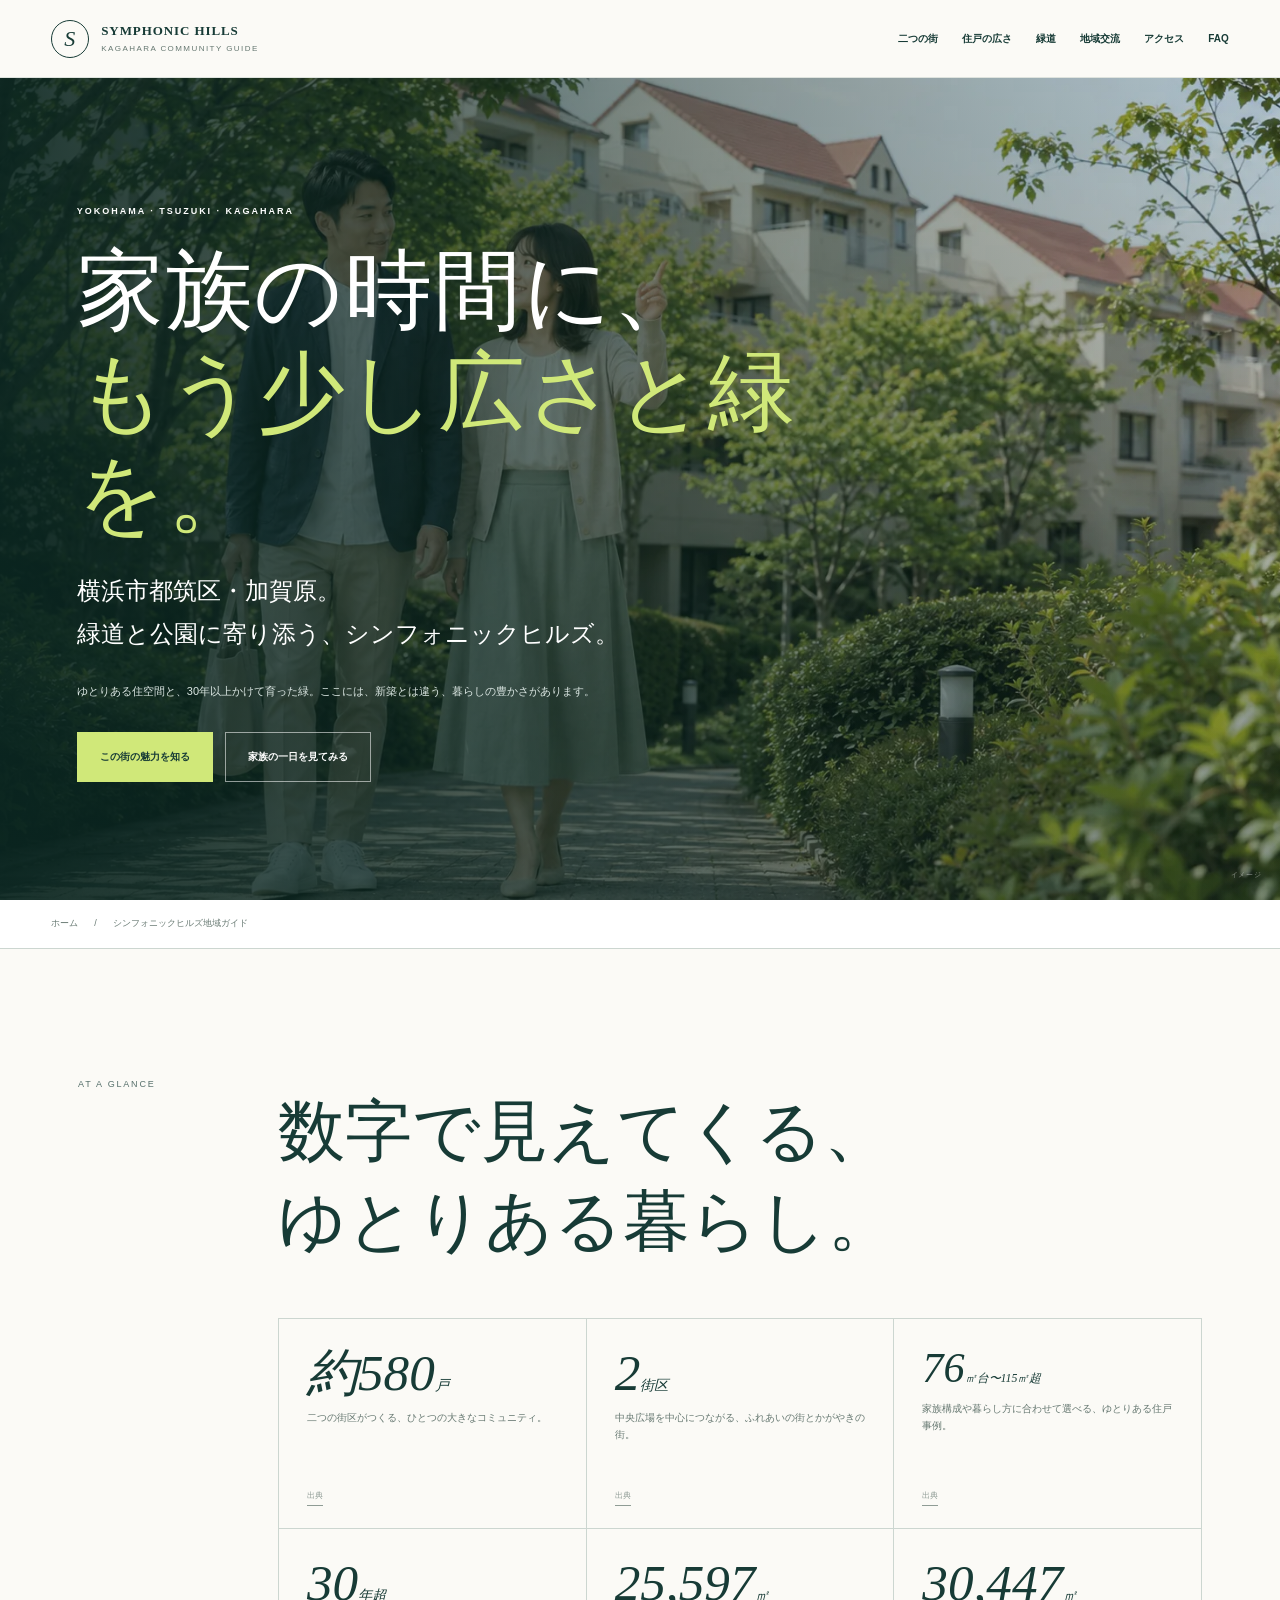
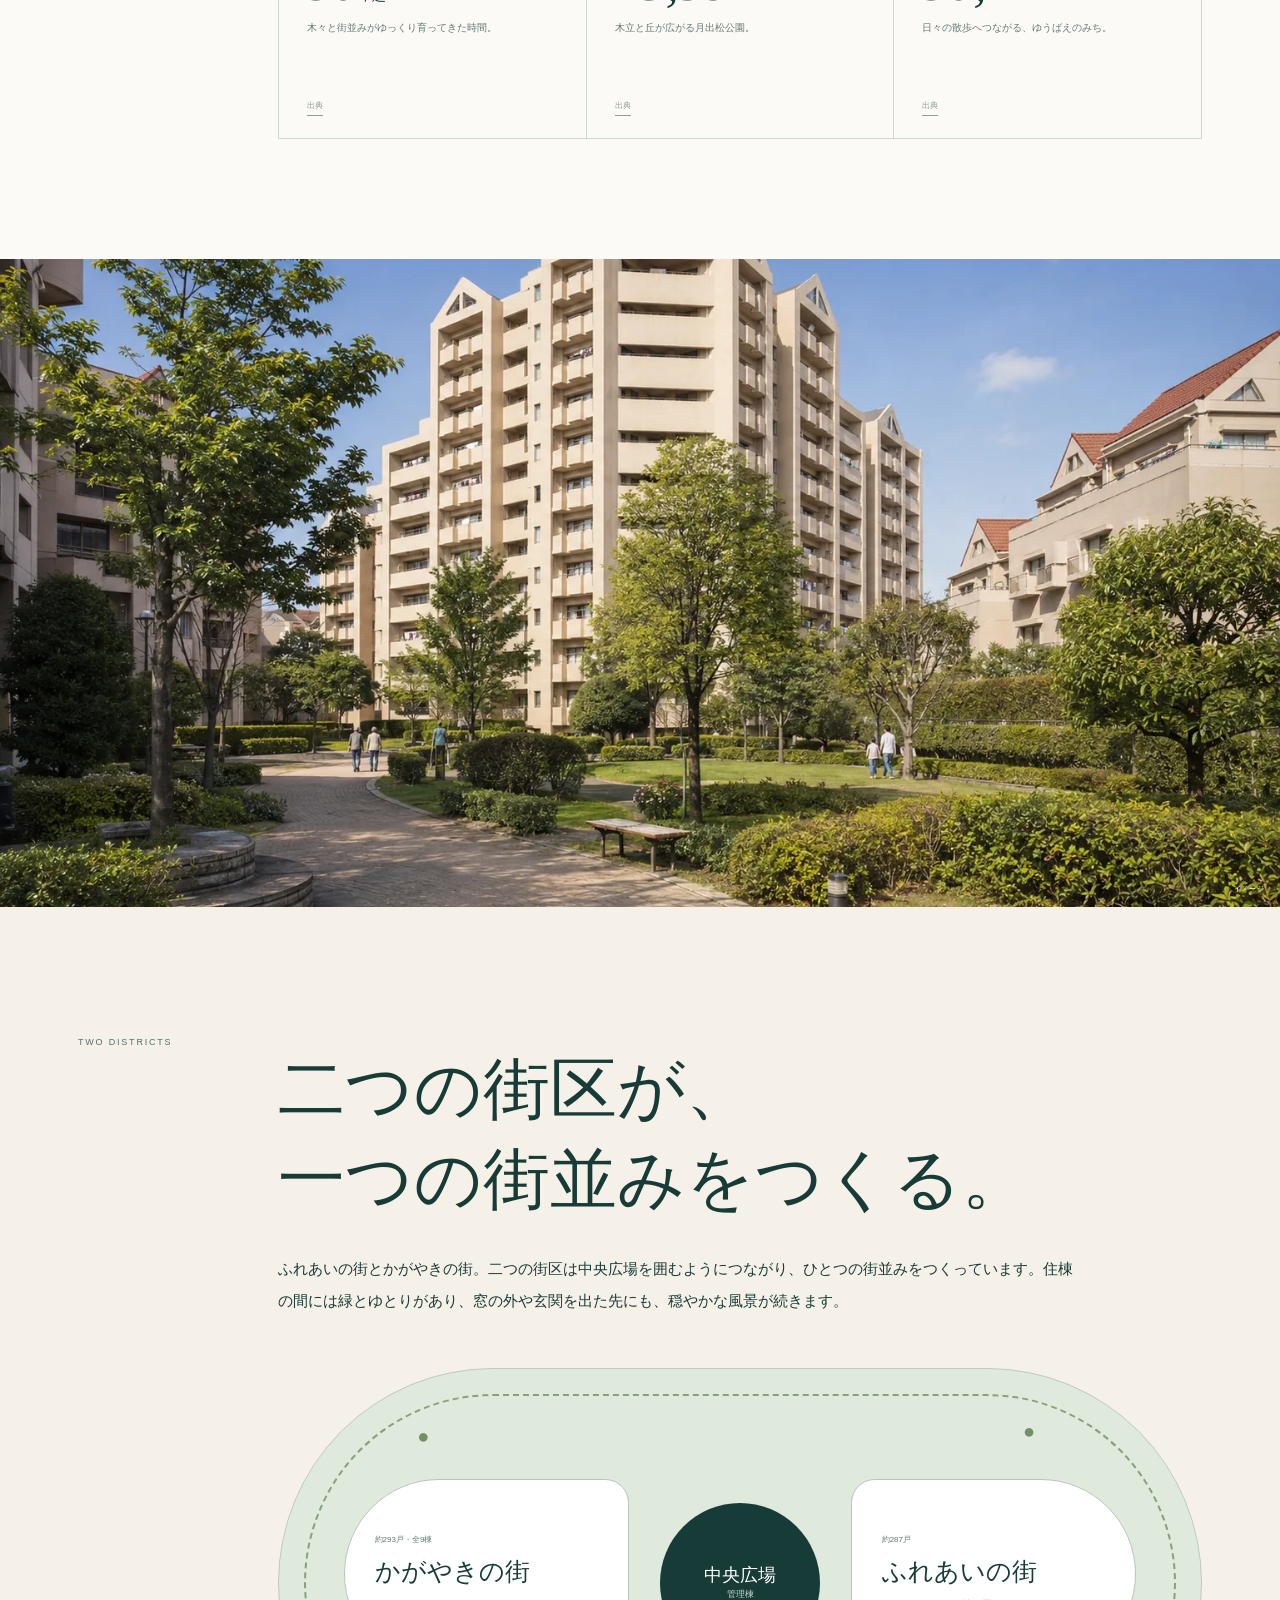
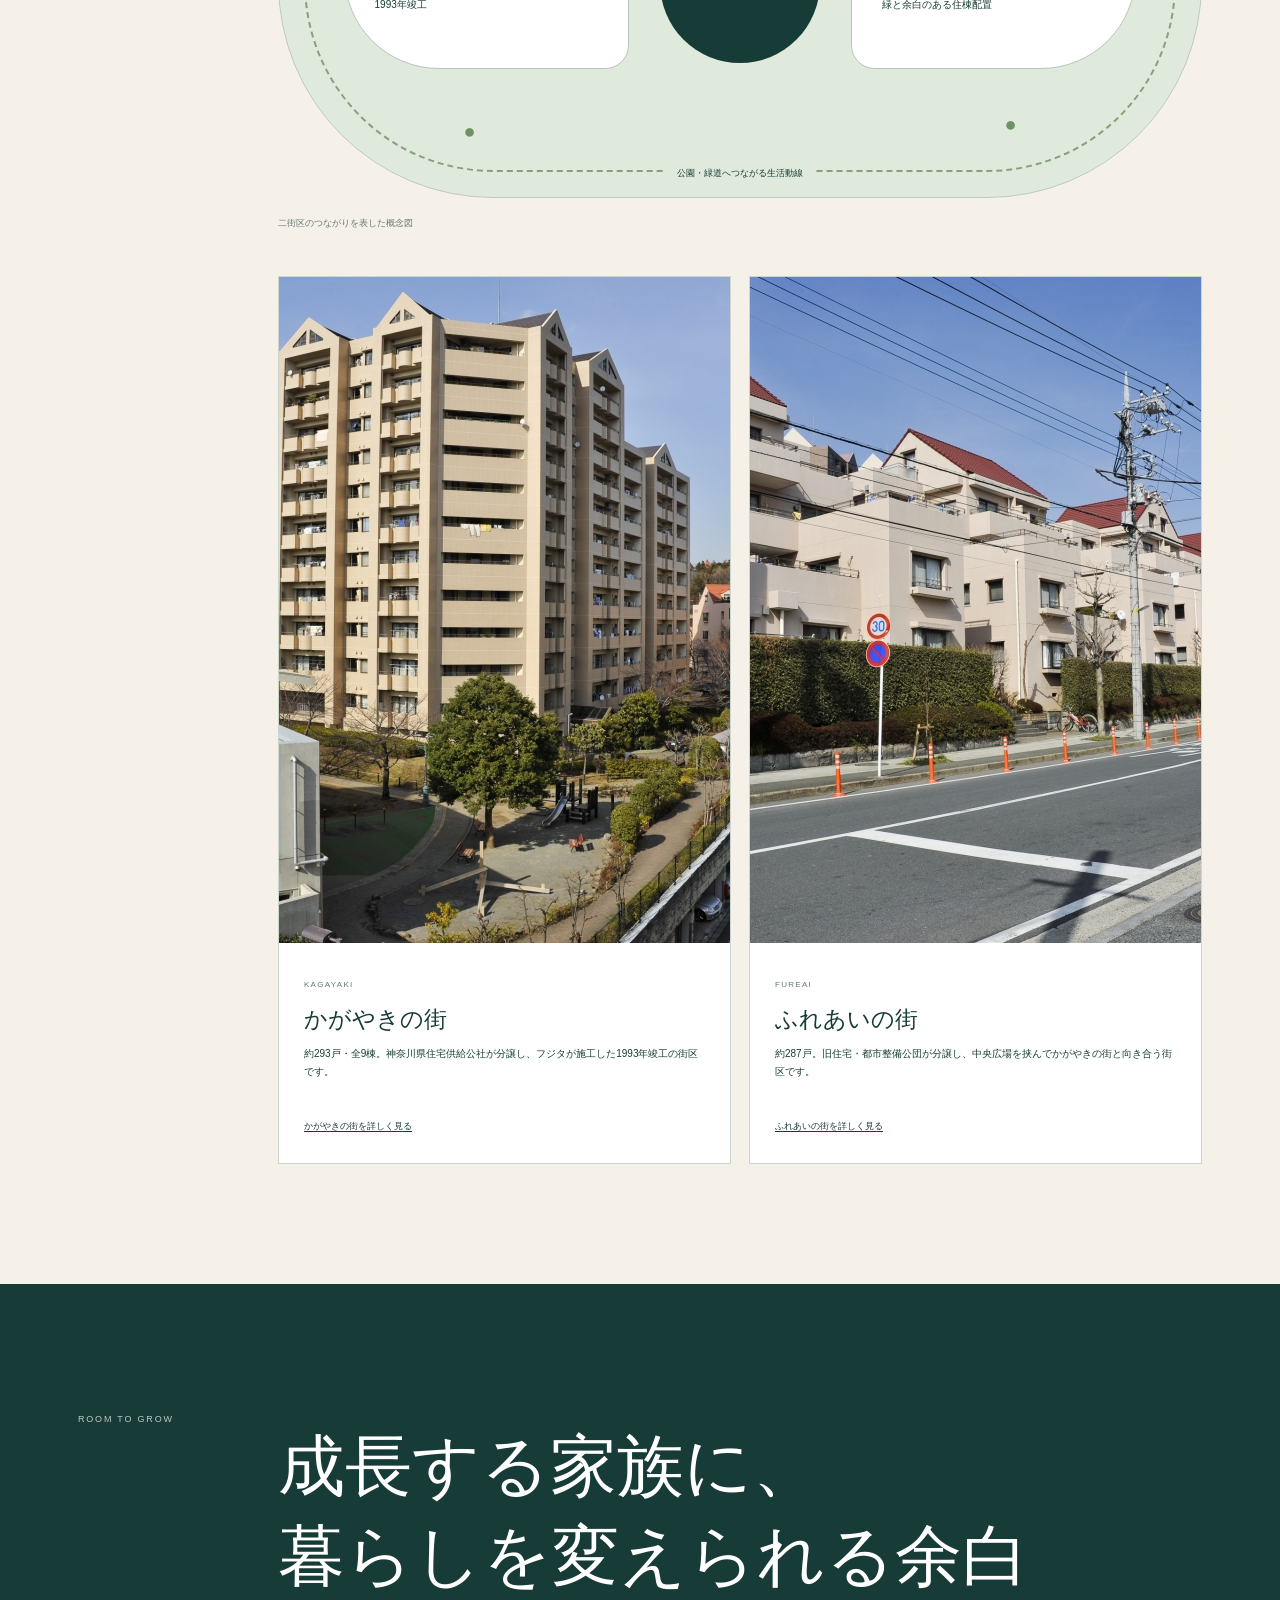
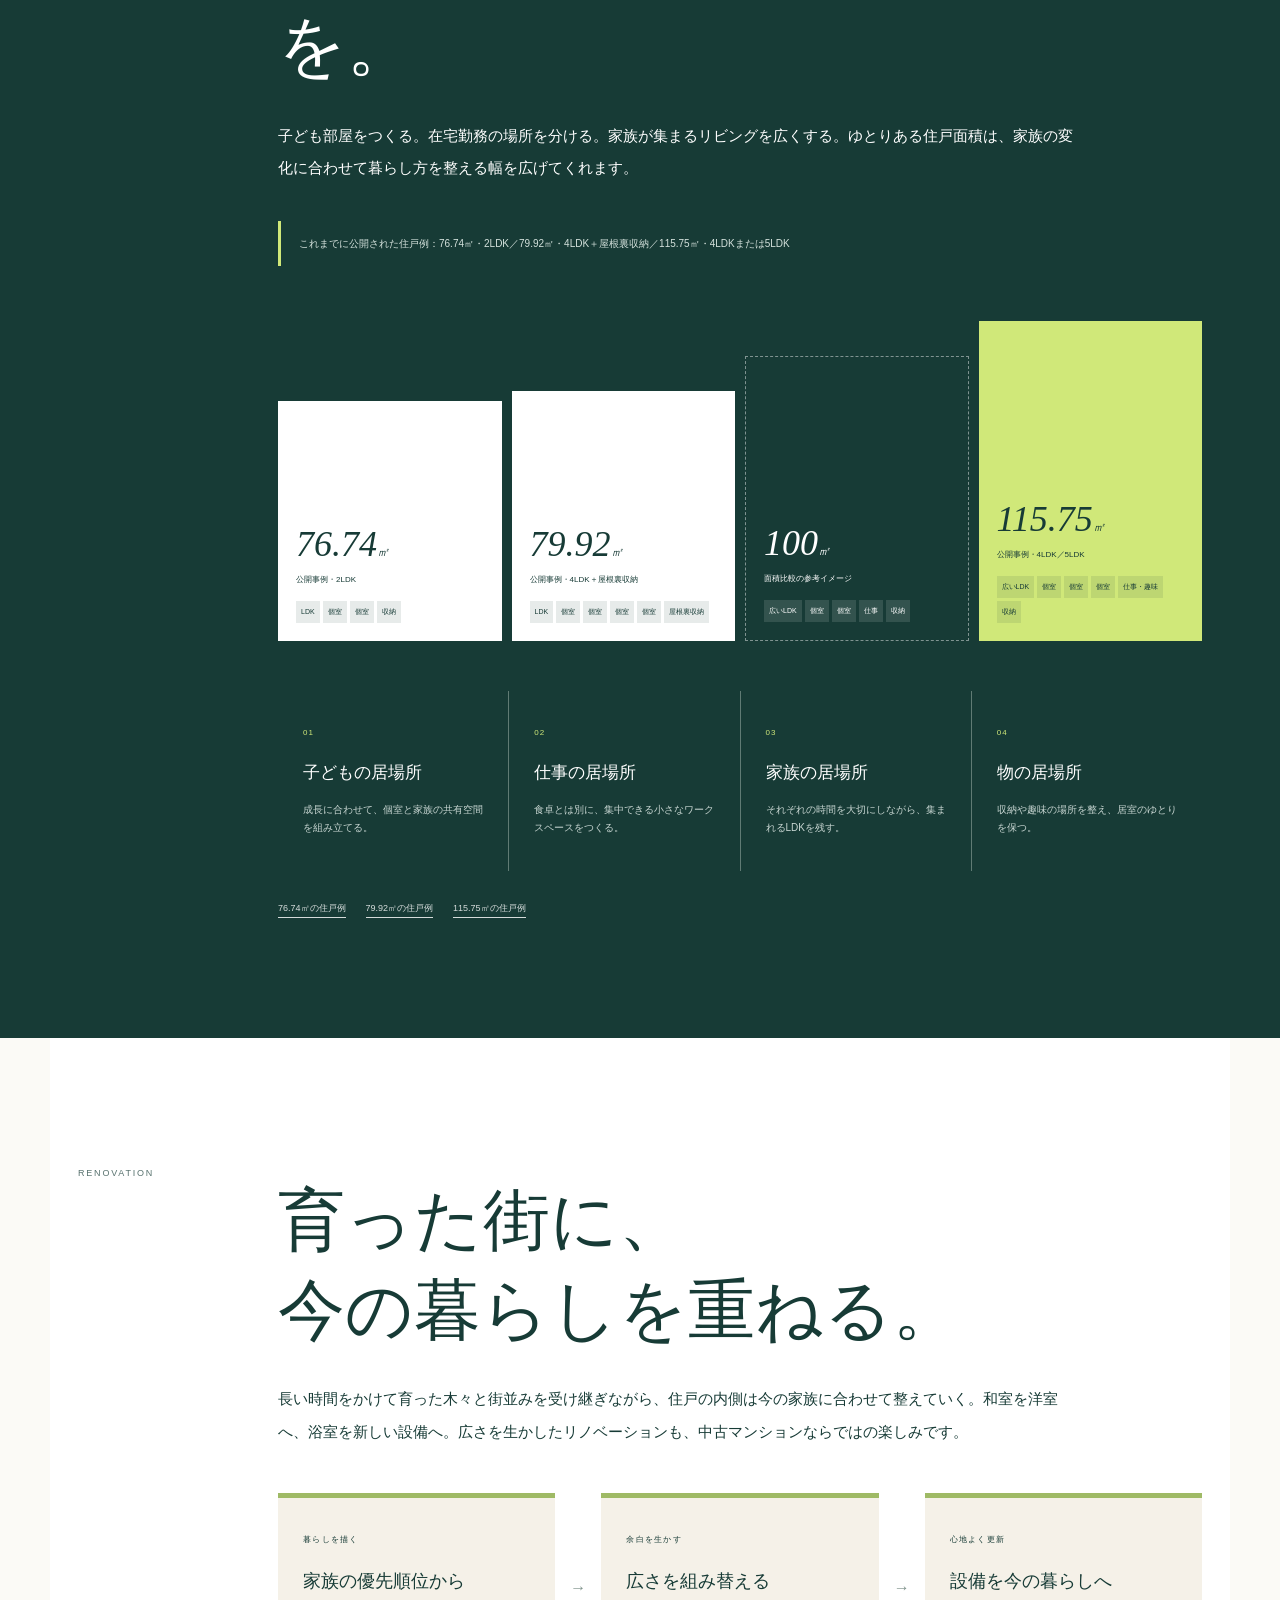
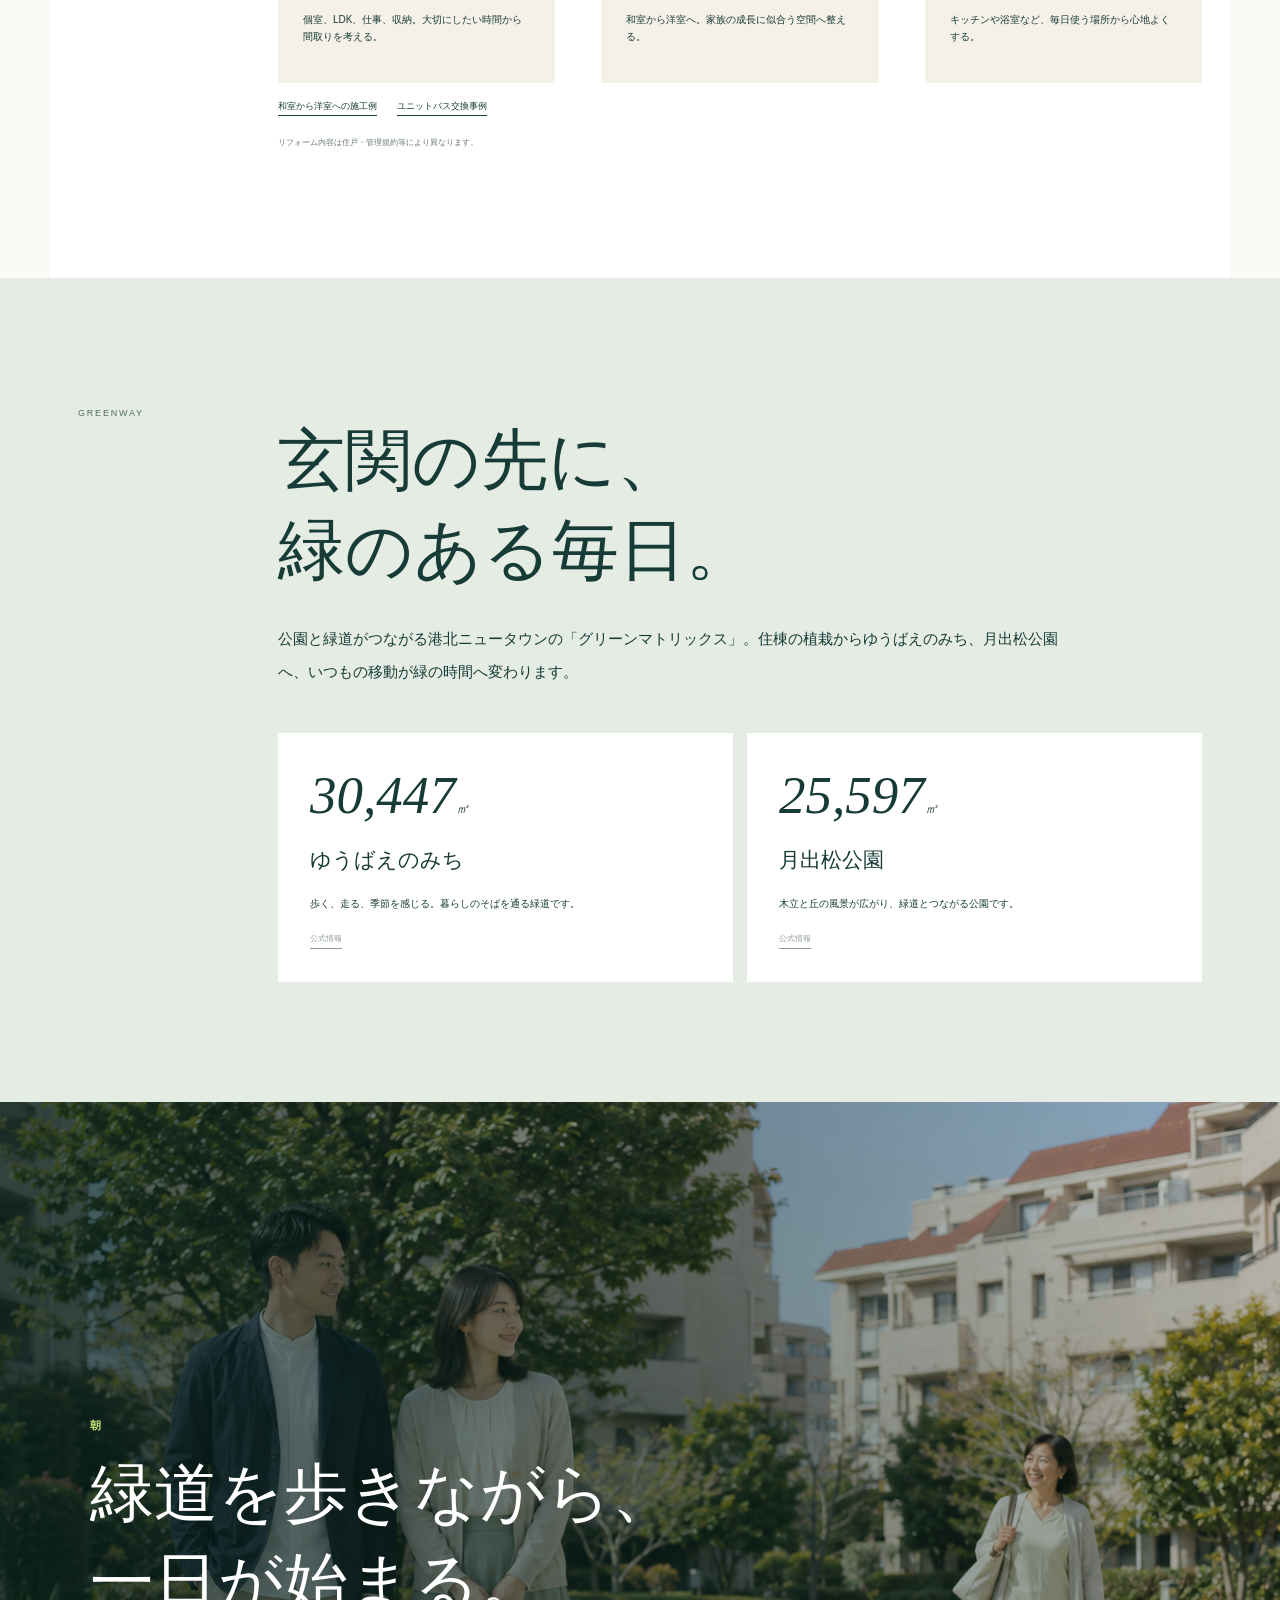
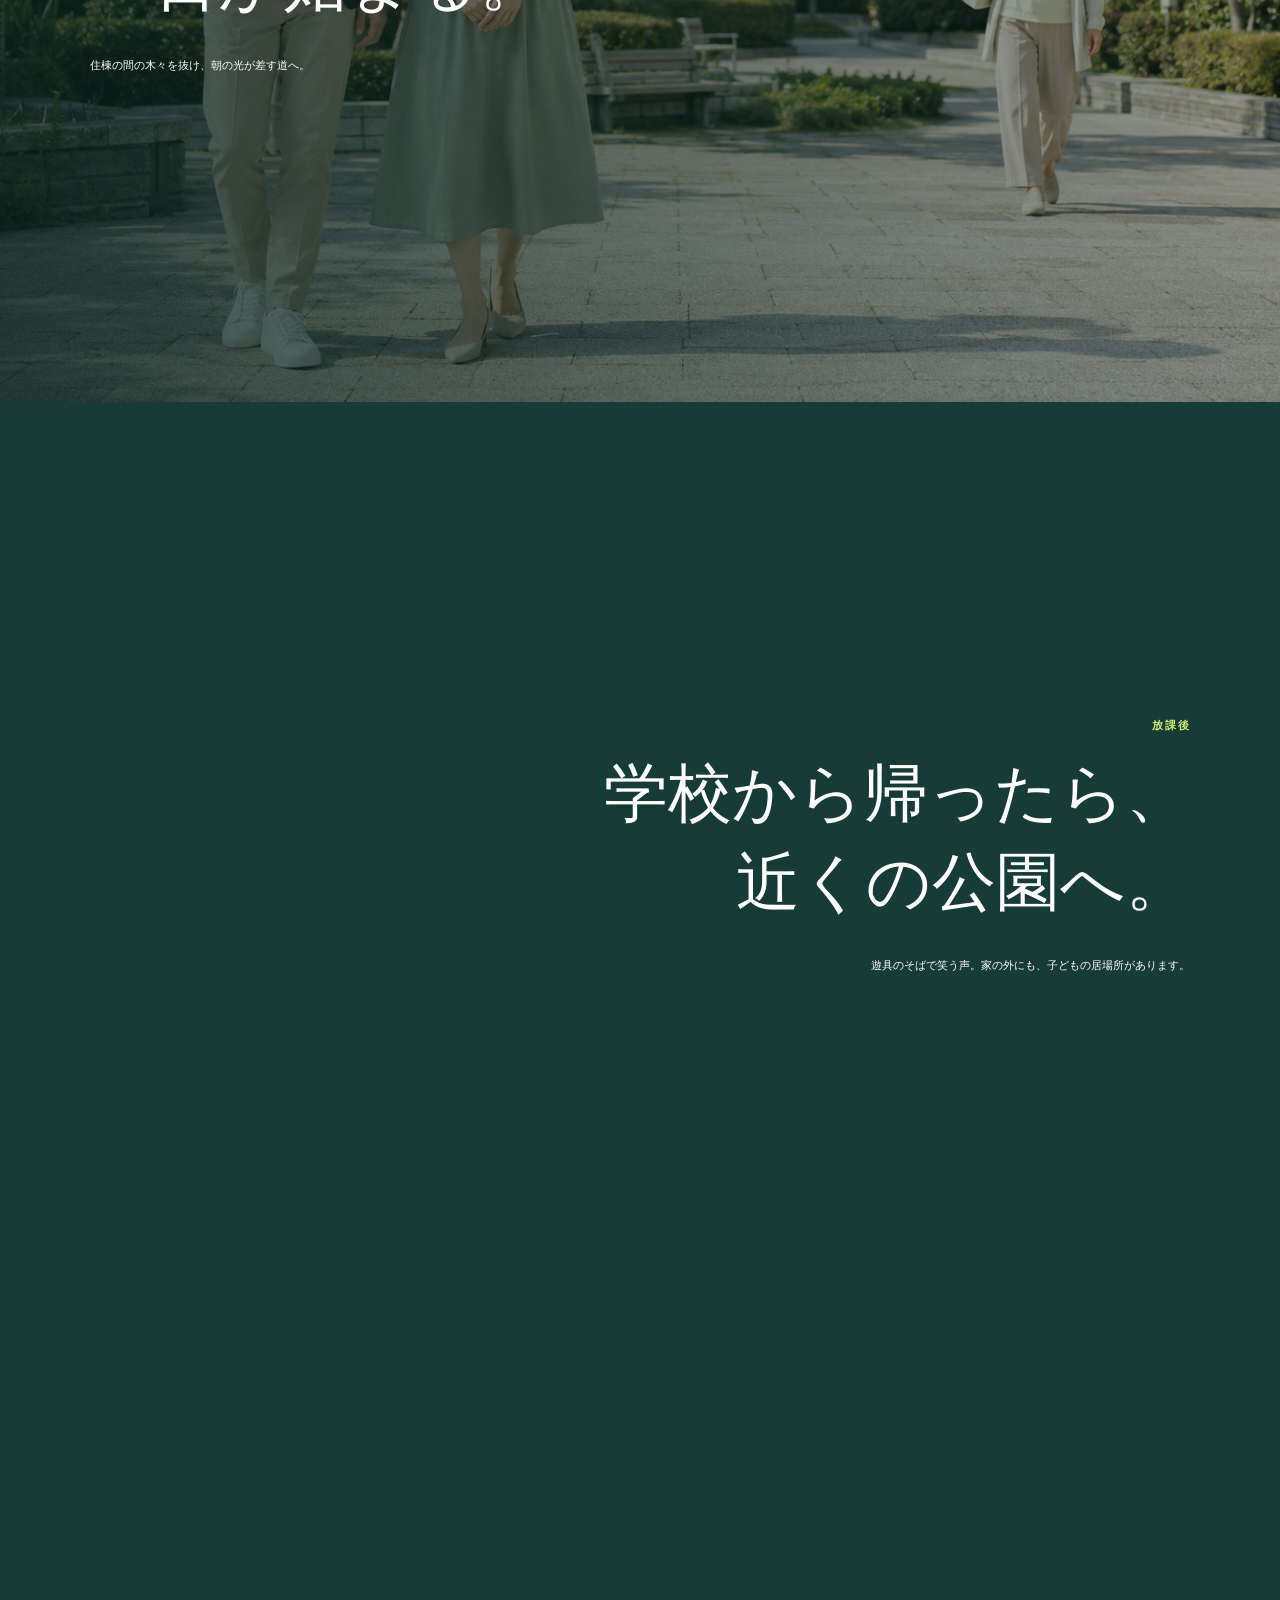
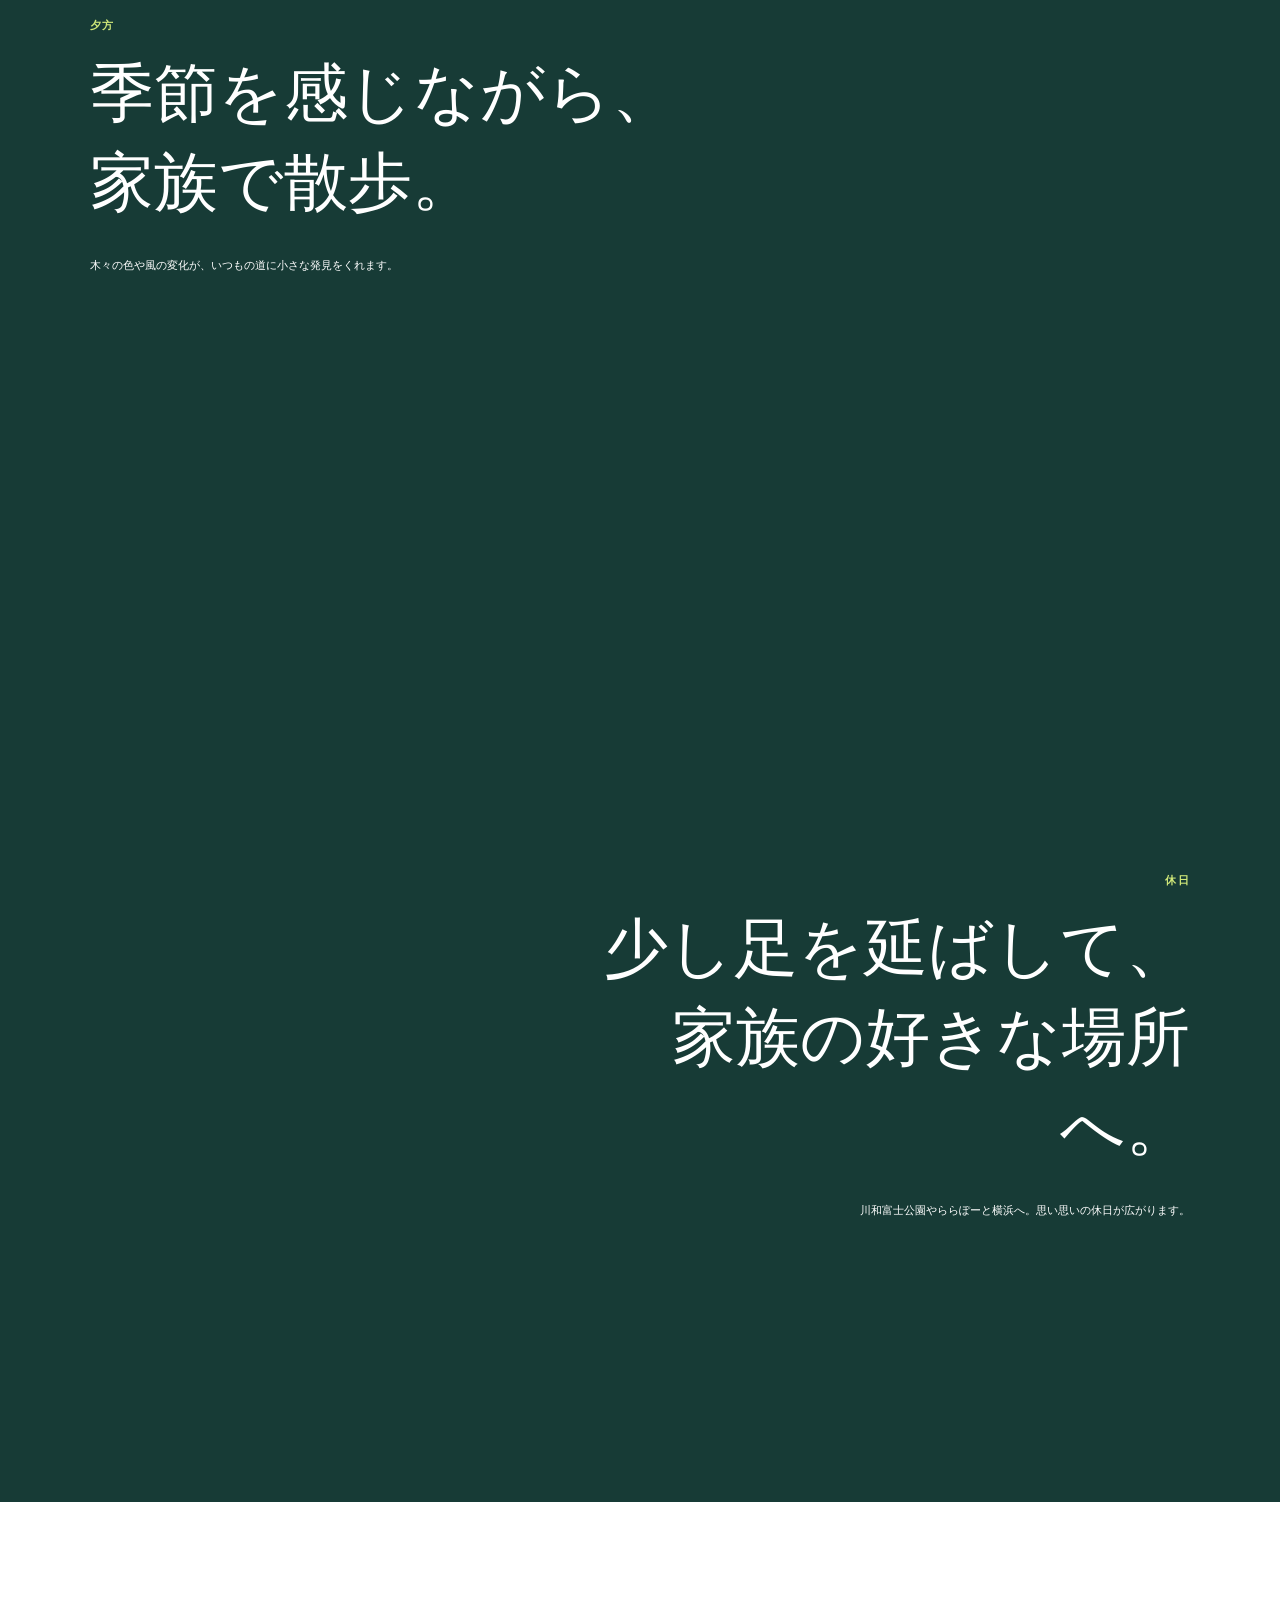
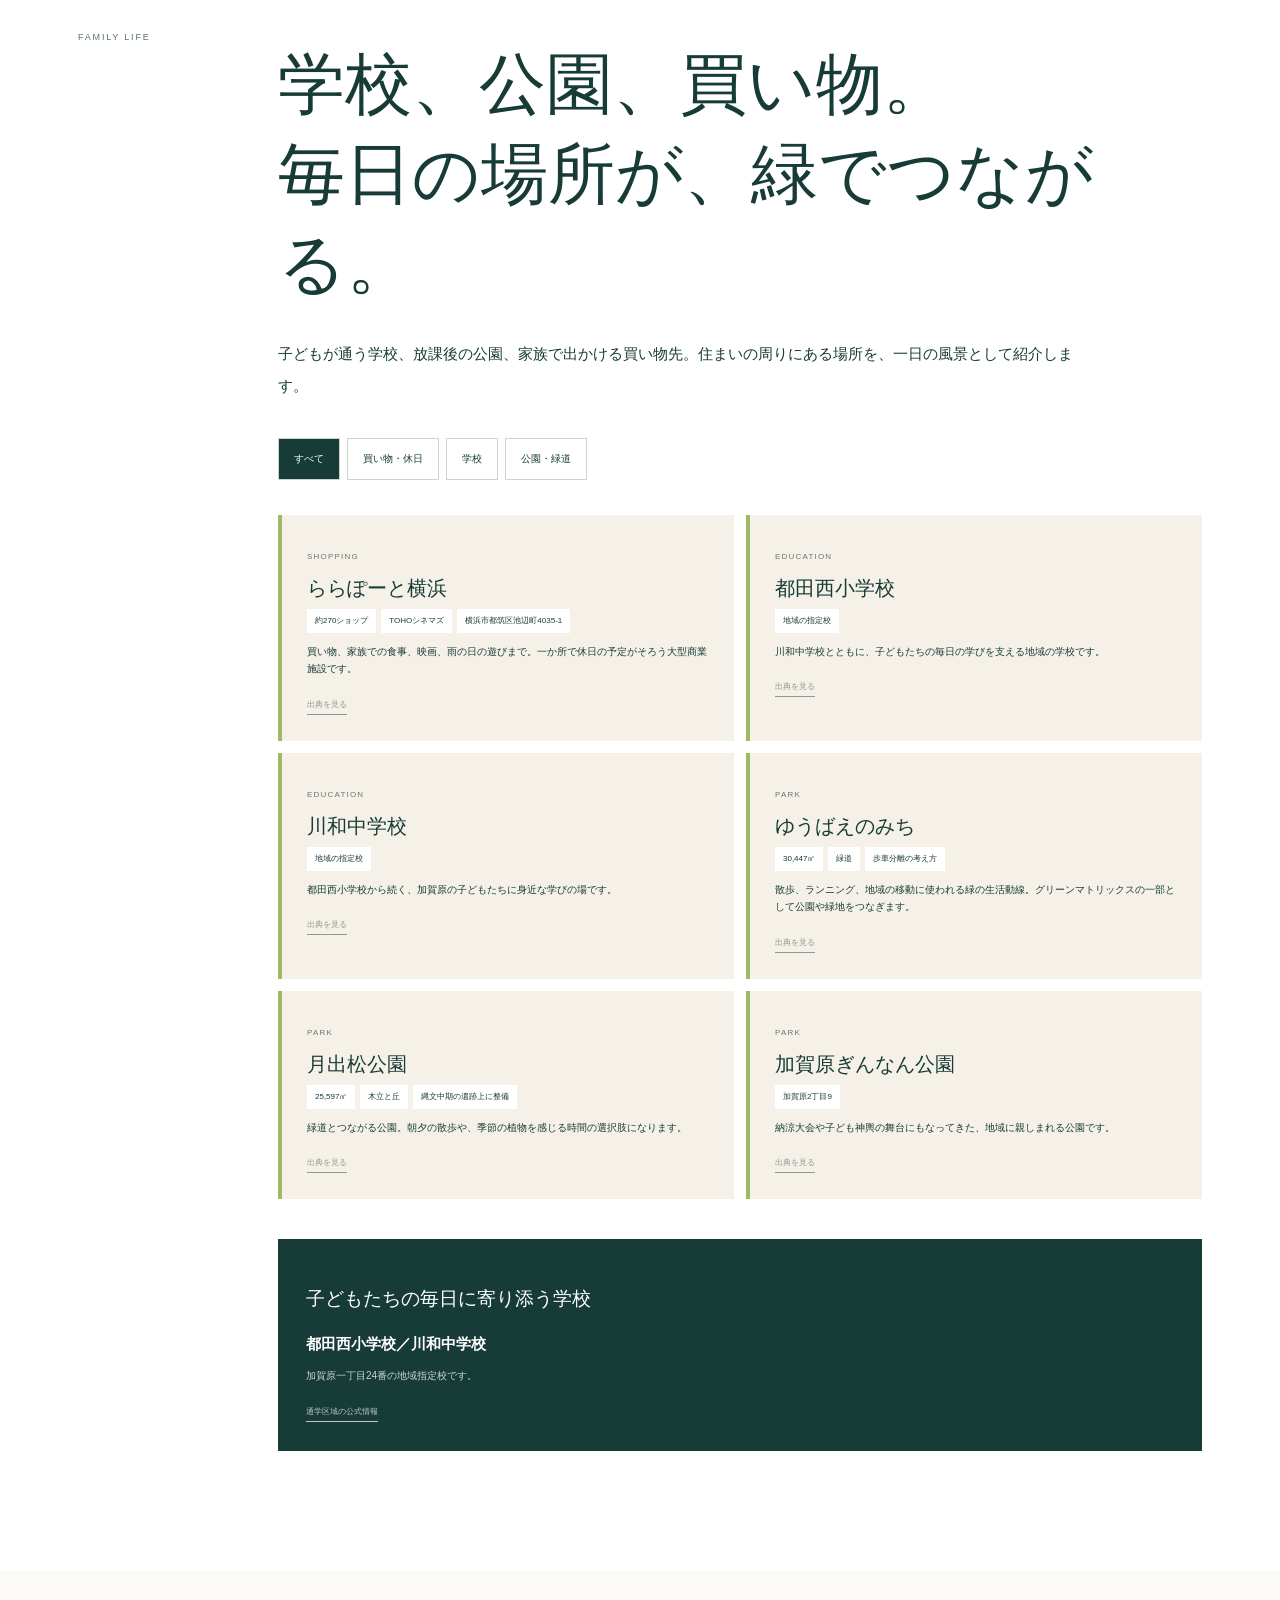
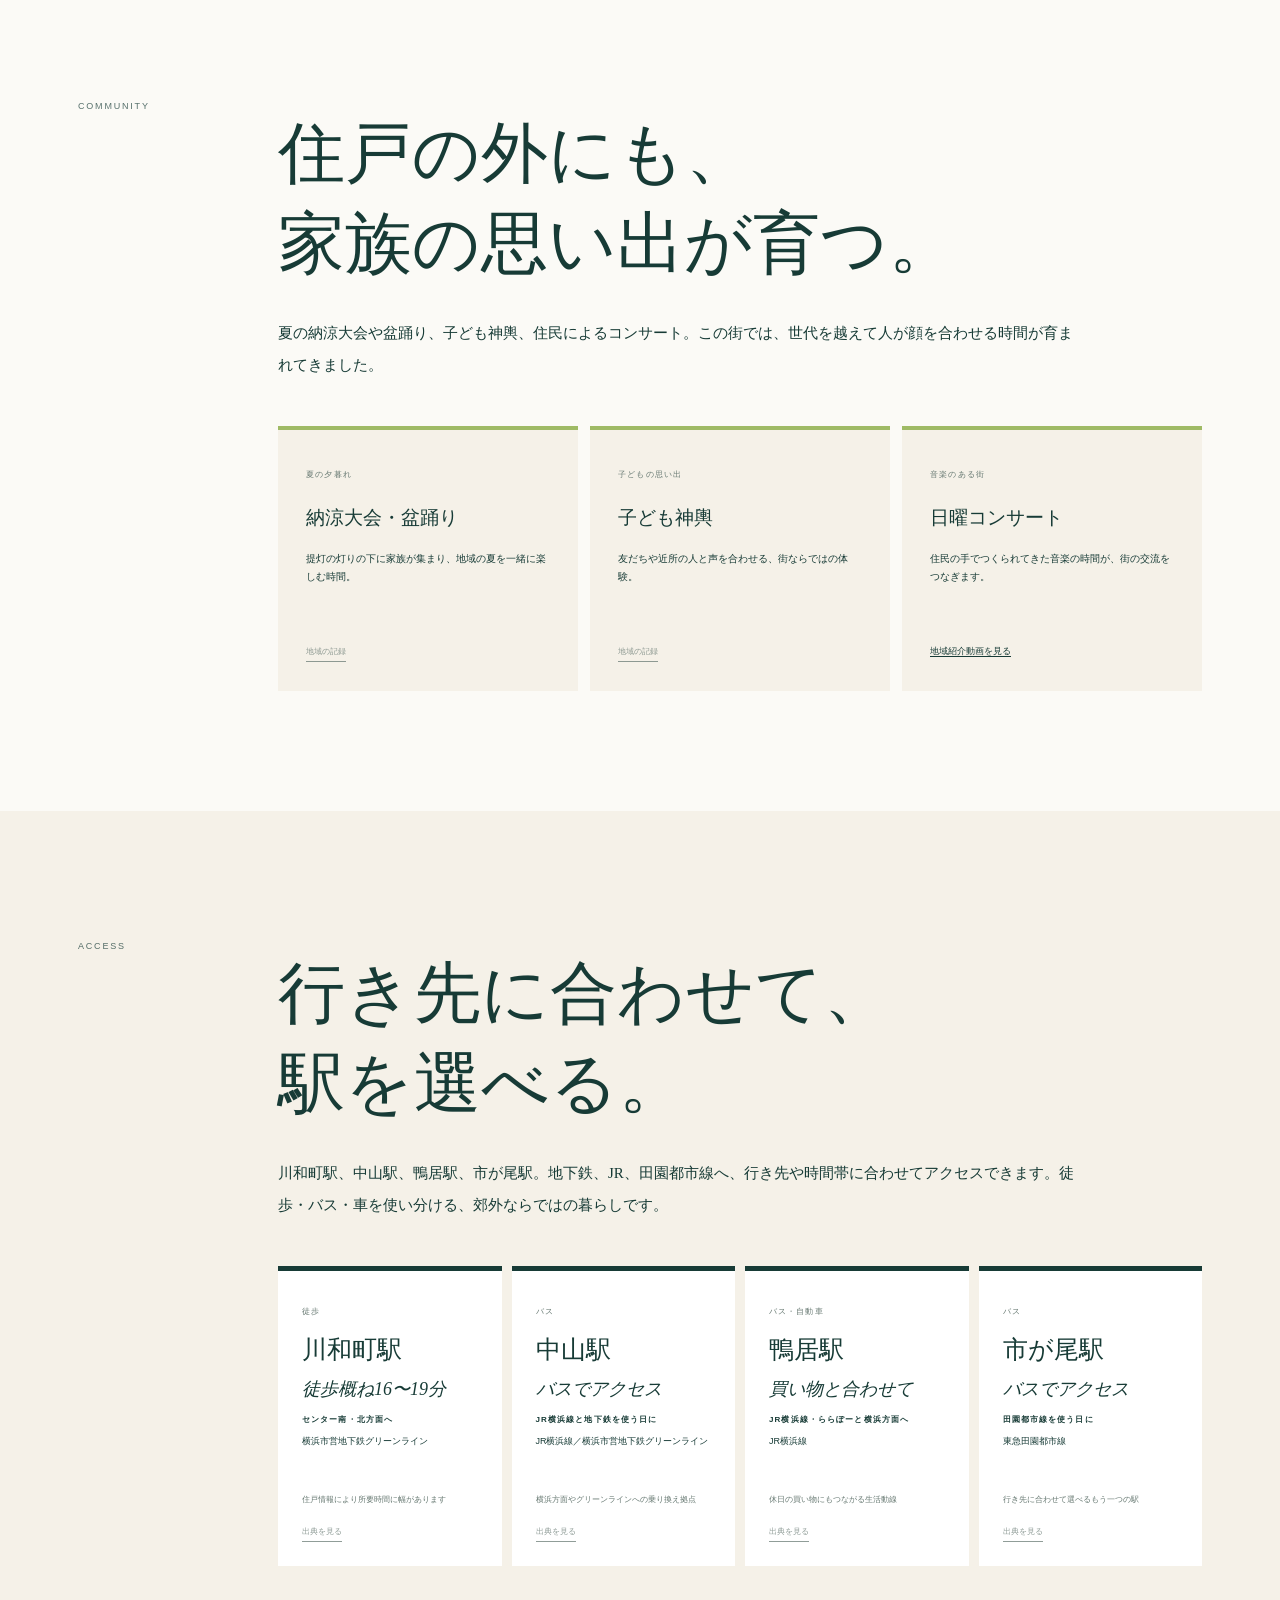
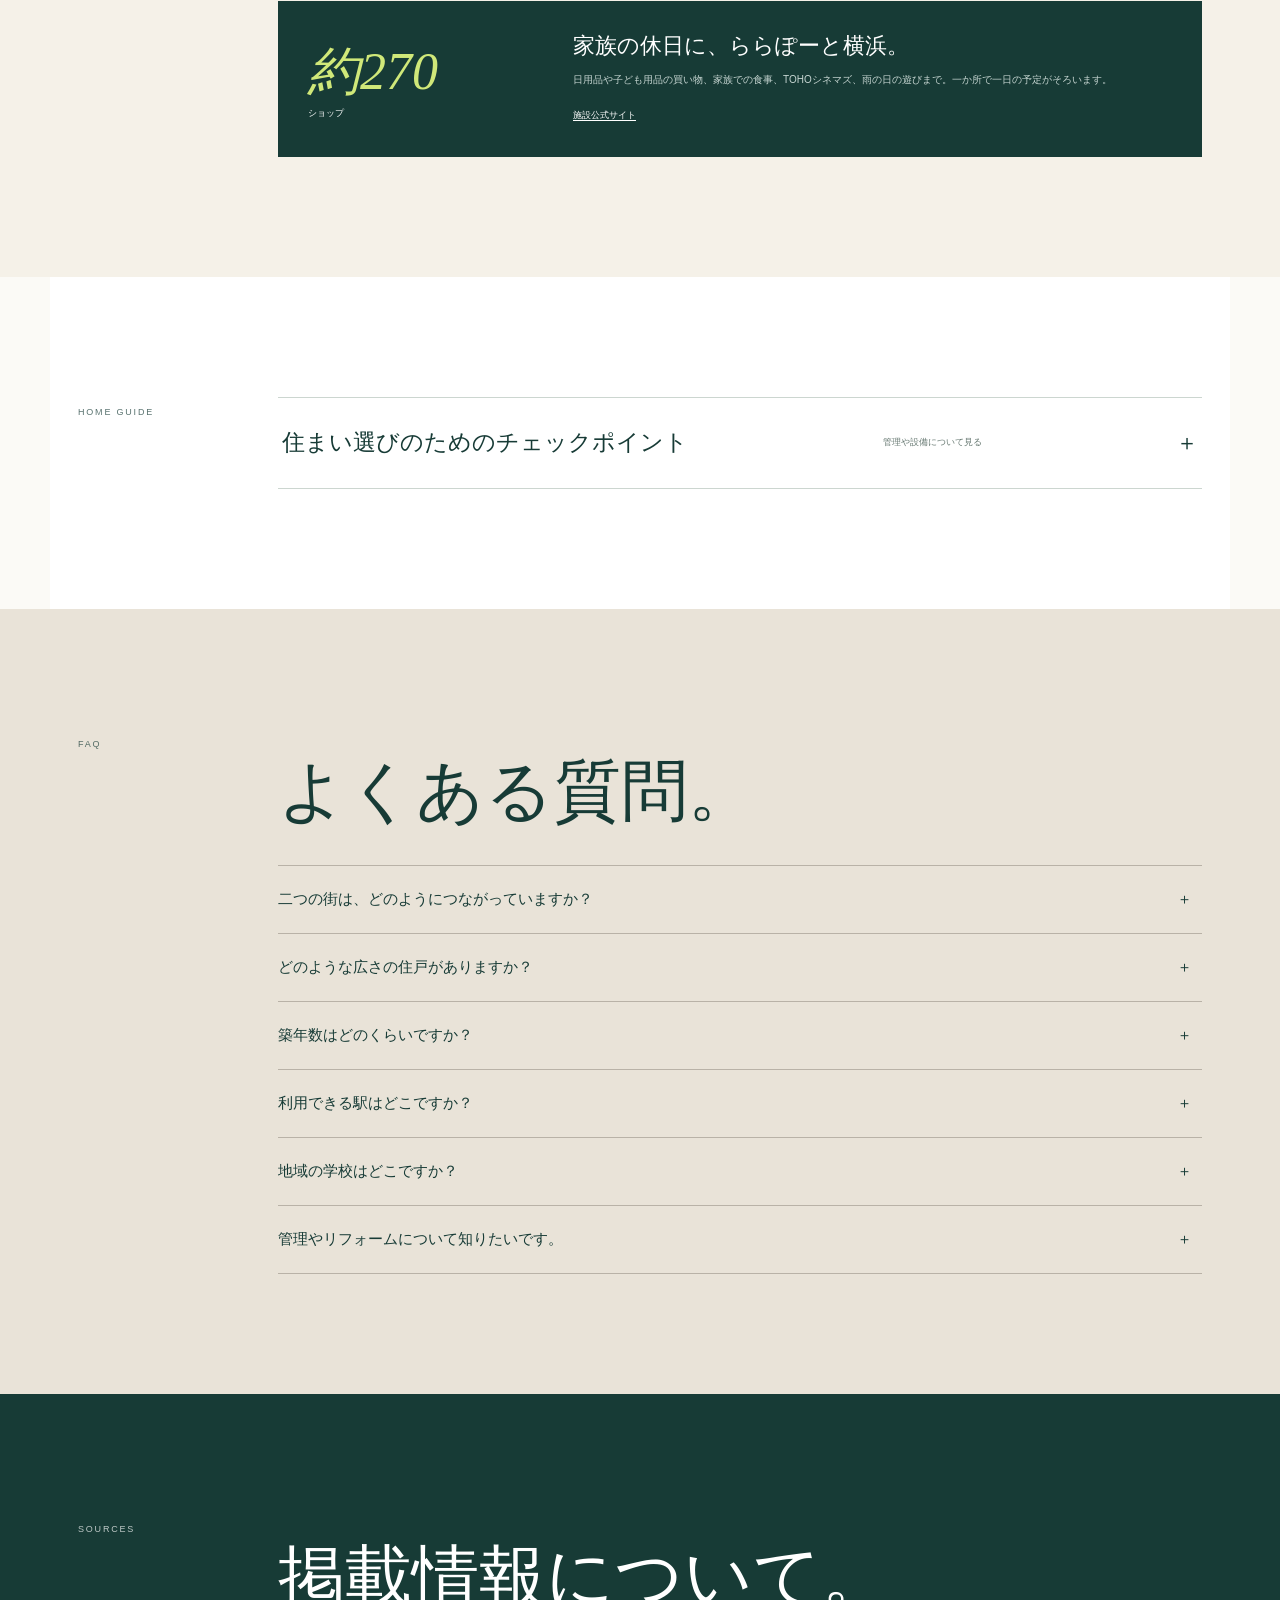
<file: index.html>
<!doctype html>
<html lang="ja">
<head>
  <meta charset="UTF-8">
  <meta name="viewport" content="width=device-width,initial-scale=1,viewport-fit=cover">
  <title>シンフォニックヒルズ｜横浜市都筑区加賀原の中古マンション・地域ガイド</title>
  <meta name="description" content="横浜市都筑区加賀原、緑道と公園に寄り添うシンフォニックヒルズ。約580戸の街並み、ゆとりある住戸、子育て環境と地域の暮らしを紹介します。">
  <meta name="robots" content="index,follow,max-image-preview:large,max-snippet:-1,max-video-preview:-1">
  <meta name="theme-color" content="#173b36">
  <link rel="canonical" href="https://za10196coshow.github.io/symphonic-hills/">
  <link rel="preload" href="./images/film-01-morning.webp" as="image" type="image/webp" fetchpriority="high">
  <meta property="og:type" content="website"><meta property="og:locale" content="ja_JP">
  <meta property="og:site_name" content="シンフォニックヒルズ地域ガイド">
  <meta property="og:title" content="家族の時間に、もう少し広さと緑を。">
  <meta property="og:description" content="横浜市都筑区加賀原。緑道とともに暮らす、二街区・約580戸のコミュニティ。">
  <meta property="og:url" content="https://za10196coshow.github.io/symphonic-hills/">
  <meta property="og:image" content="https://za10196coshow.github.io/symphonic-hills/images/film-01-morning.png">
  <meta property="og:image:width" content="1672"><meta property="og:image:height" content="941">
  <meta property="og:image:alt" content="緑に包まれたシンフォニックヒルズの暮らしを表現したイメージ">
  <meta name="twitter:card" content="summary_large_image"><meta name="twitter:title" content="家族の時間に、もう少し広さと緑を。">
  <meta name="twitter:description" content="シンフォニックヒルズの街区、広さ、緑道、地域コミュニティを知る地域ガイド。">
  <link rel="icon" href="./favicon.svg"><link rel="stylesheet" href="./style.css">
  <script type="application/ld+json">{"@context":"https://schema.org","@graph":[{"@type":"WebSite","@id":"https://za10196coshow.github.io/symphonic-hills/#website","url":"https://za10196coshow.github.io/symphonic-hills/","name":"シンフォニックヒルズ地域ガイド","inLanguage":"ja-JP"},{"@type":"WebPage","@id":"https://za10196coshow.github.io/symphonic-hills/#webpage","url":"https://za10196coshow.github.io/symphonic-hills/","name":"シンフォニックヒルズ｜緑道と約580戸の街","description":"横浜市都筑区加賀原、緑道と公園に寄り添うシンフォニックヒルズの街並み、住戸、子育て環境を紹介します。","isPartOf":{"@id":"https://za10196coshow.github.io/symphonic-hills/#website"},"about":{"@id":"https://za10196coshow.github.io/symphonic-hills/#place"},"inLanguage":"ja-JP","dateModified":"2026-08-26"},{"@type":"ApartmentComplex","@id":"https://za10196coshow.github.io/symphonic-hills/#place","name":"シンフォニックヒルズ","description":"ふれあいの街とかがやきの街からなる、横浜市都筑区加賀原の大規模マンション群。","address":{"@type":"PostalAddress","addressLocality":"横浜市都筑区","addressRegion":"神奈川県","streetAddress":"加賀原一丁目24番","addressCountry":"JP"}},{"@type":"BreadcrumbList","itemListElement":[{"@type":"ListItem","position":1,"name":"ホーム","item":"https://za10196coshow.github.io/symphonic-hills/"}]},{"@type":"FAQPage","mainEntity":[{"@type":"Question","name":"二つの街は、どのようにつながっていますか？","acceptedAnswer":{"@type":"Answer","text":"ふれあいの街約287戸、かがやきの街約293戸が中央広場と管理棟を囲み、約580戸のひとつの住宅群をつくっています。"}},{"@type":"Question","name":"どのような広さの住戸がありますか？","acceptedAnswer":{"@type":"Answer","text":"これまでに76.74㎡・2LDK、79.92㎡・4LDK＋屋根裏収納、115.75㎡・4LDKまたは5LDKなどの住戸が紹介されています。"}},{"@type":"Question","name":"地域の学校はどこですか？","acceptedAnswer":{"@type":"Answer","text":"加賀原一丁目24番の指定校は都田西小学校と川和中学校です。"}}]}]}</script>
</head>
<body>
<a class="skip-link" href="#main-content">本文へ移動</a>
<header class="site-header"><a class="brand" href="#top" aria-label="トップへ"><span class="brand-mark">S</span><span>SYMPHONIC HILLS<small>KAGAHARA COMMUNITY GUIDE</small></span></a><button class="menu-button" aria-expanded="false" aria-controls="site-nav">MENU</button><nav id="site-nav" aria-label="メインナビゲーション"><a href="#town">二つの街</a><a href="#homes">住戸の広さ</a><a href="#greenway">緑道</a><a href="#community">地域交流</a><a href="#access">アクセス</a><a href="#faq">FAQ</a></nav></header>
<main id="main-content">
  <section class="hero" id="top"><video class="hero-film" autoplay muted loop playsinline preload="metadata" poster="./images/film-01-morning.webp" aria-label="シンフォニックヒルズの緑ある暮らしを表現したイメージ映像"><source src="./videos/symphonic-hills-pr.mp4" type="video/mp4"></video><div class="hero-overlay"></div><div class="hero-content"><p class="kicker">YOKOHAMA · TSUZUKI · KAGAHARA</p><h1>家族の時間に、<br><strong>もう少し広さと<br class="mobile-break">緑を。</strong></h1><p class="hero-lead">横浜市都筑区・加賀原。<br>緑道と公園に寄り添う、シンフォニックヒルズ。</p><p class="hero-fact">ゆとりある住空間と、30年以上かけて育った緑。ここには、新築とは違う、暮らしの豊かさがあります。</p><div class="hero-actions"><a class="button primary" href="#numbers">この街の魅力を知る</a><a class="button ghost" href="#walk">家族の一日を見てみる</a></div></div><p class="media-note">イメージ</p></section>
  <nav class="breadcrumb" aria-label="パンくずリスト"><ol><li><a href="#top">ホーム</a></li><li aria-current="page">シンフォニックヒルズ地域ガイド</li></ol></nav>

  <section class="numbers section" id="numbers"><div class="section-label"><b>AT A GLANCE</b></div><div class="section-copy"><h2>数字で見えてくる、<br>ゆとりある暮らし。</h2><div class="number-grid"><article><strong>約580<small>戸</small></strong><p>二つの街区がつくる、ひとつの大きなコミュニティ。</p><button class="source-trigger" data-source="whole" aria-label="約580戸の出典">出典</button></article><article><strong>2<small>街区</small></strong><p>中央広場を中心につながる、ふれあいの街とかがやきの街。</p><button class="source-trigger" data-source="fureai" aria-label="二街区の出典">出典</button></article><article><strong>76<small>㎡台〜115㎡超</small></strong><p>家族構成や暮らし方に合わせて選べる、ゆとりある住戸事例。</p><button class="source-trigger" data-source="woman-chintai" aria-label="住戸面積の出典">出典</button></article><article><strong>30<small>年超</small></strong><p>木々と街並みがゆっくり育ってきた時間。</p><button class="source-trigger" data-source="kagayaki" aria-label="竣工年の出典">出典</button></article><article><strong>25,597<small>㎡</small></strong><p>木立と丘が広がる月出松公園。</p><button class="source-trigger" data-source="yokohama-parks" aria-label="月出松公園の出典">出典</button></article><article><strong>30,447<small>㎡</small></strong><p>日々の散歩へつながる、ゆうばえのみち。</p><button class="source-trigger" data-source="greenway" aria-label="ゆうばえのみちの出典">出典</button></article></div></div></section>

  <figure class="visual-break"><img src="./images/courtyard-lifestyle.webp" width="1537" height="1023" loading="lazy" alt="緑と住棟の間を歩く家族を表現したイメージ"><figcaption>イメージ</figcaption></figure>

  <section class="town section" id="town"><div class="section-label"><b>TWO DISTRICTS</b></div><div class="section-copy"><h2>二つの街区が、<br>一つの街並みをつくる。</h2><p class="lede">ふれあいの街とかがやきの街。二つの街区は中央広場を囲むようにつながり、ひとつの街並みをつくっています。住棟の間には緑とゆとりがあり、窓の外や玄関を出た先にも、穏やかな風景が続きます。</p><div class="town-diagram" role="img" aria-label="かがやきの街、ふれあいの街、中央広場、管理棟と周辺の緑道の関係を示す概念図"><div class="green-orbit"><span>公園・緑道へつながる生活動線</span></div><div class="district-block kagayaki"><small>約293戸・全9棟</small><strong>かがやきの街</strong><span>1993年竣工</span></div><div class="town-center"><strong>中央広場</strong><span>管理棟</span></div><div class="district-block fureai"><small>約287戸</small><strong>ふれあいの街</strong><span>緑と余白のある住棟配置</span></div><i class="tree t1">●</i><i class="tree t2">●</i><i class="tree t3">●</i><i class="tree t4">●</i></div><p class="map-caption">二街区のつながりを表した概念図</p><div class="district-grid"><article><img src="./images/kagayaki.jpg" width="1000" height="666" loading="lazy" decoding="async" alt="シンフォニックヒルズかがやきの街"><div><span>KAGAYAKI</span><h3>かがやきの街</h3><p>約293戸・全9棟。神奈川県住宅供給公社が分譲し、フジタが施工した1993年竣工の街区です。</p><a href="./kagayaki/">かがやきの街を詳しく見る</a></div></article><article><img src="./images/fureai.jpg" width="1000" height="666" loading="lazy" decoding="async" alt="シンフォニックヒルズふれあいの街"><div><span>FUREAI</span><h3>ふれあいの街</h3><p>約287戸。旧住宅・都市整備公団が分譲し、中央広場を挟んでかがやきの街と向き合う街区です。</p><a href="./fureai/">ふれあいの街を詳しく見る</a></div></article></div></div></section>

  <section class="homes section" id="homes"><div class="section-label"><b>ROOM TO GROW</b></div><div class="section-copy"><h2>成長する家族に、<br>暮らしを変えられる余白を。</h2><p class="lede">子ども部屋をつくる。在宅勤務の場所を分ける。家族が集まるリビングを広くする。ゆとりある住戸面積は、家族の変化に合わせて暮らし方を整える幅を広げてくれます。</p><p class="unit-note">これまでに公開された住戸例：76.74㎡・2LDK／79.92㎡・4LDK＋屋根裏収納／115.75㎡・4LDKまたは5LDK</p><div id="area-comparison" class="area-comparison" aria-label="これまでに公開された住戸例と面積比較イメージ"></div><div class="life-conversion"><article><span>01</span><h3>子どもの居場所</h3><p>成長に合わせて、個室と家族の共有空間を組み立てる。</p></article><article><span>02</span><h3>仕事の居場所</h3><p>食卓とは別に、集中できる小さなワークスペースをつくる。</p></article><article><span>03</span><h3>家族の居場所</h3><p>それぞれの時間を大切にしながら、集まれるLDKを残す。</p></article><article><span>04</span><h3>物の居場所</h3><p>収納や趣味の場所を整え、居室のゆとりを保つ。</p></article></div><div class="inline-sources unit-sources"><a href="https://woman.chintai/w-C010088760000010830791080001/" target="_blank" rel="noopener noreferrer">76.74㎡の住戸例</a><a href="https://www.nomu.com/mansion/ensen_kanagawa/2374/2374420/" target="_blank" rel="noopener noreferrer">79.92㎡の住戸例</a><a href="https://www.livable.co.jp/mansion/library/M000000021350/" target="_blank" rel="noopener noreferrer">115.75㎡の住戸例</a></div></div></section>

  <section class="renovation section" id="renovation"><div class="section-label"><b>RENOVATION</b></div><div class="section-copy"><h2>育った街に、<br>今の暮らしを重ねる。</h2><p class="lede">長い時間をかけて育った木々と街並みを受け継ぎながら、住戸の内側は今の家族に合わせて整えていく。和室を洋室へ、浴室を新しい設備へ。広さを生かしたリノベーションも、中古マンションならではの楽しみです。</p><div class="reno-flow"><article><span>暮らしを描く</span><h3>家族の優先順位から</h3><p>個室、LDK、仕事、収納。大切にしたい時間から間取りを考える。</p></article><i aria-hidden="true">→</i><article><span>余白を生かす</span><h3>広さを組み替える</h3><p>和室から洋室へ。家族の成長に似合う空間へ整える。</p></article><i aria-hidden="true">→</i><article><span>心地よく更新</span><h3>設備を今の暮らしへ</h3><p>キッチンや浴室など、毎日使う場所から心地よくする。</p></article></div><div class="inline-sources"><a href="https://c-aid-reform.com/case_post/reform%E3%83%BClDK%E3%83%BCrenovation/" target="_blank" rel="noopener noreferrer">和室から洋室への施工例</a><a href="https://www.instagram.com/p/DK07sOTyEu2/?img_index=2" target="_blank" rel="noopener noreferrer">ユニットバス交換事例</a></div><p class="micro-note">リフォーム内容は住戸・管理規約等により異なります。</p></div></section>

  <section class="greenway section" id="greenway"><div class="section-label"><b>GREENWAY</b></div><div class="section-copy"><h2>玄関の先に、<br>緑のある毎日。</h2><p class="lede">公園と緑道がつながる港北ニュータウンの「グリーンマトリックス」。住棟の植栽からゆうばえのみち、月出松公園へ、いつもの移動が緑の時間へ変わります。</p><div class="green-facts"><article><strong>30,447<small>㎡</small></strong><h3>ゆうばえのみち</h3><p>歩く、走る、季節を感じる。暮らしのそばを通る緑道です。</p><button class="source-trigger" data-source="greenway">公式情報</button></article><article><strong>25,597<small>㎡</small></strong><h3>月出松公園</h3><p>木立と丘の風景が広がり、緑道とつながる公園です。</p><button class="source-trigger" data-source="park-guide">公式情報</button></article></div></div></section>

  <section class="walk" id="walk"><div class="walk-sticky"><img src="./images/film-03-community.png" width="1672" height="941" loading="lazy" alt="緑道と地域の暮らしを表現したイメージ"><div class="walk-overlay"></div></div><div class="walk-scenes"><article><span>朝</span><h2>緑道を歩きながら、<br>一日が始まる。</h2><p>住棟の間の木々を抜け、朝の光が差す道へ。</p></article><article><span>放課後</span><h2>学校から帰ったら、<br>近くの公園へ。</h2><p>遊具のそばで笑う声。家の外にも、子どもの居場所があります。</p></article><article><span>夕方</span><h2>季節を感じながら、<br>家族で散歩。</h2><p>木々の色や風の変化が、いつもの道に小さな発見をくれます。</p></article><article><span>休日</span><h2>少し足を延ばして、<br>家族の好きな場所へ。</h2><p>川和富士公園やららぽーと横浜へ。思い思いの休日が広がります。</p></article></div></section>

  <section class="daily section" id="daily"><div class="section-label"><b>FAMILY LIFE</b></div><div class="section-copy"><h2>学校、公園、買い物。<br>毎日の場所が、緑でつながる。</h2><p class="lede">子どもが通う学校、放課後の公園、家族で出かける買い物先。住まいの周りにある場所を、一日の風景として紹介します。</p><div class="scene-tabs" role="tablist" aria-label="生活情報カテゴリー"><button role="tab" aria-selected="true" data-scene="all">すべて</button><button role="tab" aria-selected="false" data-scene="SHOPPING">買い物・休日</button><button role="tab" aria-selected="false" data-scene="EDUCATION">学校</button><button role="tab" aria-selected="false" data-scene="PARK">公園・緑道</button></div><div id="facility-grid" class="facility-grid" aria-live="polite"></div><aside class="family-note"><h3>子どもたちの毎日に寄り添う学校</h3><p><strong>都田西小学校／川和中学校</strong></p><p>加賀原一丁目24番の地域指定校です。</p><button class="source-trigger" data-source="yokohama-school">通学区域の公式情報</button></aside></div></section>

  <section class="community section" id="community"><div class="section-label"><b>COMMUNITY</b></div><div class="section-copy"><h2>住戸の外にも、<br>家族の思い出が育つ。</h2><p class="lede">夏の納涼大会や盆踊り、子ども神輿、住民によるコンサート。この街では、世代を越えて人が顔を合わせる時間が育まれてきました。</p><div class="community-grid"><article><span>夏の夕暮れ</span><h3>納涼大会・盆踊り</h3><p>提灯の灯りの下に家族が集まり、地域の夏を一緒に楽しむ時間。</p><button class="source-trigger" data-source="festival">地域の記録</button></article><article><span>子どもの思い出</span><h3>子ども神輿</h3><p>友だちや近所の人と声を合わせる、街ならではの体験。</p><button class="source-trigger" data-source="festival">地域の記録</button></article><article><span>音楽のある街</span><h3>日曜コンサート</h3><p>住民の手でつくられてきた音楽の時間が、街の交流をつなぎます。</p><a href="https://www.youtube.com/watch?v=T77dSMsEQJ0" target="_blank" rel="noopener noreferrer">地域紹介動画を見る</a></article></div></div></section>

  <section class="access section" id="access"><div class="section-label"><b>ACCESS</b></div><div class="section-copy"><h2>行き先に合わせて、<br>駅を選べる。</h2><p class="lede">川和町駅、中山駅、鴨居駅、市が尾駅。地下鉄、JR、田園都市線へ、行き先や時間帯に合わせてアクセスできます。徒歩・バス・車を使い分ける、郊外ならではの暮らしです。</p><div id="access-routes" class="route-grid"></div><div class="mall-feature"><strong>約270<small>ショップ</small></strong><div><h3>家族の休日に、ららぽーと横浜。</h3><p>日用品や子ども用品の買い物、家族での食事、TOHOシネマズ、雨の日の遊びまで。一か所で一日の予定がそろいます。</p><a href="https://mitsui-shopping-park.com/lalaport/yokohama/" target="_blank" rel="noopener noreferrer">施設公式サイト</a></div></div></div></section>

  <section class="check section" id="check"><div class="section-label"><b>HOME GUIDE</b></div><div class="section-copy"><details class="buyer-guide"><summary><span>住まい選びのためのチェックポイント</span><small>管理や設備について見る</small></summary><div class="checklist"><label><input type="checkbox">長期修繕計画・修繕履歴</label><label><input type="checkbox">管理費・修繕積立金</label><label><input type="checkbox">給排水・エレベーター等の更新</label><label><input type="checkbox">駐車場の空きと利用条件</label><label><input type="checkbox">ペット飼育規約</label><label><input type="checkbox">棟・住戸別の日照と眺望</label><label><input type="checkbox">リフォーム条件</label><label><input type="checkbox">ハザード情報</label></div><div class="safety-link"><div><h3>住まい選びに役立つ防災情報</h3><p>横浜市のハザードマップで、都筑区の防災情報を見ることができます。</p></div><a href="https://www.city.yokohama.lg.jp/bousai-kyukyu-bohan/bousai-saigai/map/shinsui/tuduki.html" target="_blank" rel="noopener noreferrer">ハザードマップを見る</a></div></details></div></section>

  <section class="faq section" id="faq"><div class="section-label"><b>FAQ</b></div><div class="section-copy"><h2>よくある質問。</h2><div class="faq-list"><details><summary>二つの街は、どのようにつながっていますか？</summary><p>ふれあいの街約287戸、かがやきの街約293戸が中央広場と管理棟を囲み、約580戸のひとつの住宅群をつくっています。</p></details><details><summary>どのような広さの住戸がありますか？</summary><p>これまでに76.74㎡・2LDK、79.92㎡・4LDK＋屋根裏収納、115.75㎡・4LDKまたは5LDKなどの住戸が紹介されています。面積や間取りは住戸ごとに異なります。</p></details><details><summary>築年数はどのくらいですか？</summary><p>二つの街区は1992〜1993年に形成されました。棟ごとの築年月や階数は、住戸情報で知ることができます。</p></details><details><summary>利用できる駅はどこですか？</summary><p>横浜市営地下鉄グリーンラインの川和町駅、JR横浜線の中山駅・鴨居駅、東急田園都市線の市が尾駅を、目的に合わせて使い分けられます。川和町駅は住戸情報により徒歩概ね16〜19分です。</p></details><details><summary>地域の学校はどこですか？</summary><p>加賀原一丁目24番の指定校は都田西小学校と川和中学校です。通学区域は住所により異なるため、最新情報は横浜市公式サイトをご覧ください。</p></details><details><summary>管理やリフォームについて知りたいです。</summary><p>管理費、修繕計画、駐車場、ペット飼育規約、リフォーム条件は街区・棟・住戸により異なります。販売資料や管理規約に詳しい情報があります。</p></details></div></div></section>

  <section class="sources section" id="sources"><div class="section-label"><b>SOURCES</b></div><div class="section-copy"><h2>掲載情報について。</h2><p class="lede">このサイトは、横浜市などの公式情報、不動産会社の物件・住戸情報、地域やリノベーションの記録をもとに構成しています。</p><div class="source-categories"><span>横浜市・施設公式情報</span><span>物件・住戸の公開情報</span><span>リノベーション・地域事例</span></div><details class="source-details"><summary>出典一覧を見る</summary><div id="source-list" class="source-list"></div></details><p class="updated">情報更新：2026年8月26日</p></div></section>

  <section class="closing"><img src="./images/film-04-evening.png" width="1672" height="941" loading="lazy" alt="夕方のシンフォニックヒルズを表現したイメージ"><div><h2>この街の空気を、<br>歩いて感じてみませんか。</h2><p>中央広場を囲む二つの街区。住棟の間に育った緑。月出松公園へつながる道。写真や数字だけでは伝わらない、この街の穏やかさがあります。</p><div class="hero-actions"><a class="button primary" href="#town">街の見どころを振り返る</a><a class="button ghost" href="https://www.livable.co.jp/mansion/library/M000000021350/" target="_blank" rel="noopener noreferrer">住戸の公開情報を見る</a></div></div><span class="closing-note">イメージ</span></section>
</main>
<dialog id="source-dialog"><button class="dialog-close" aria-label="閉じる">×</button><div id="dialog-content"></div></dialog>
<footer><a class="brand footer-brand" href="#top"><span class="brand-mark">S</span><span>SYMPHONIC HILLS<small>KAGAHARA COMMUNITY GUIDE</small></span></a><p>本サイトは公開情報をもとに制作した非公式の地域・物件紹介サイトです。住戸面積、間取り、設備、交通条件、通学区域、管理条件、行事予定などは住戸や時期により異なります。購入・利用時は不動産会社、管理組合、行政等の最新情報をご確認ください。掲載画像にはイメージを含みます。</p><nav aria-label="フッターナビゲーション"><a href="./kagayaki/">かがやきの街</a><a href="./fureai/">ふれあいの街</a><a href="#faq">よくある質問</a><a href="#sources">掲載情報</a></nav><span>© 2026 SYMPHONIC HILLS GUIDE</span></footer>
<script src="./script.js" defer></script>
</body>
</html>
</file>
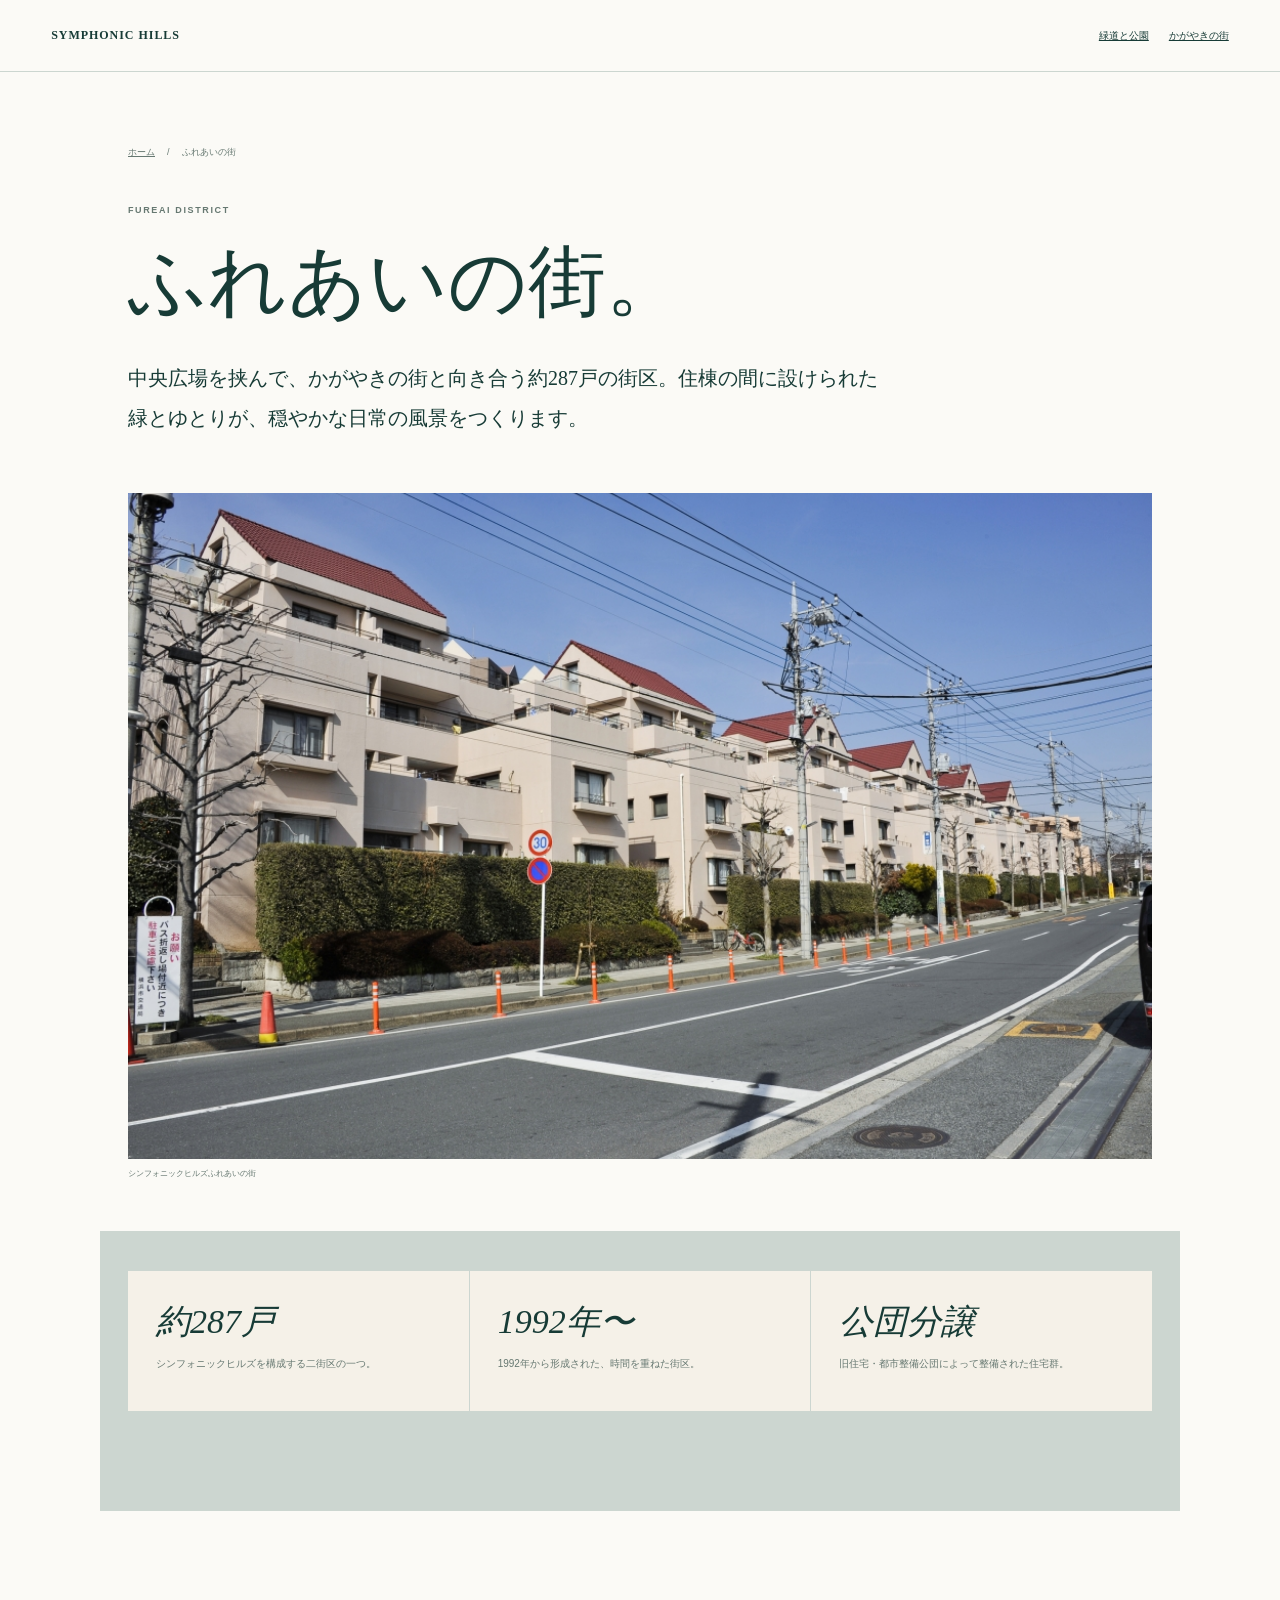
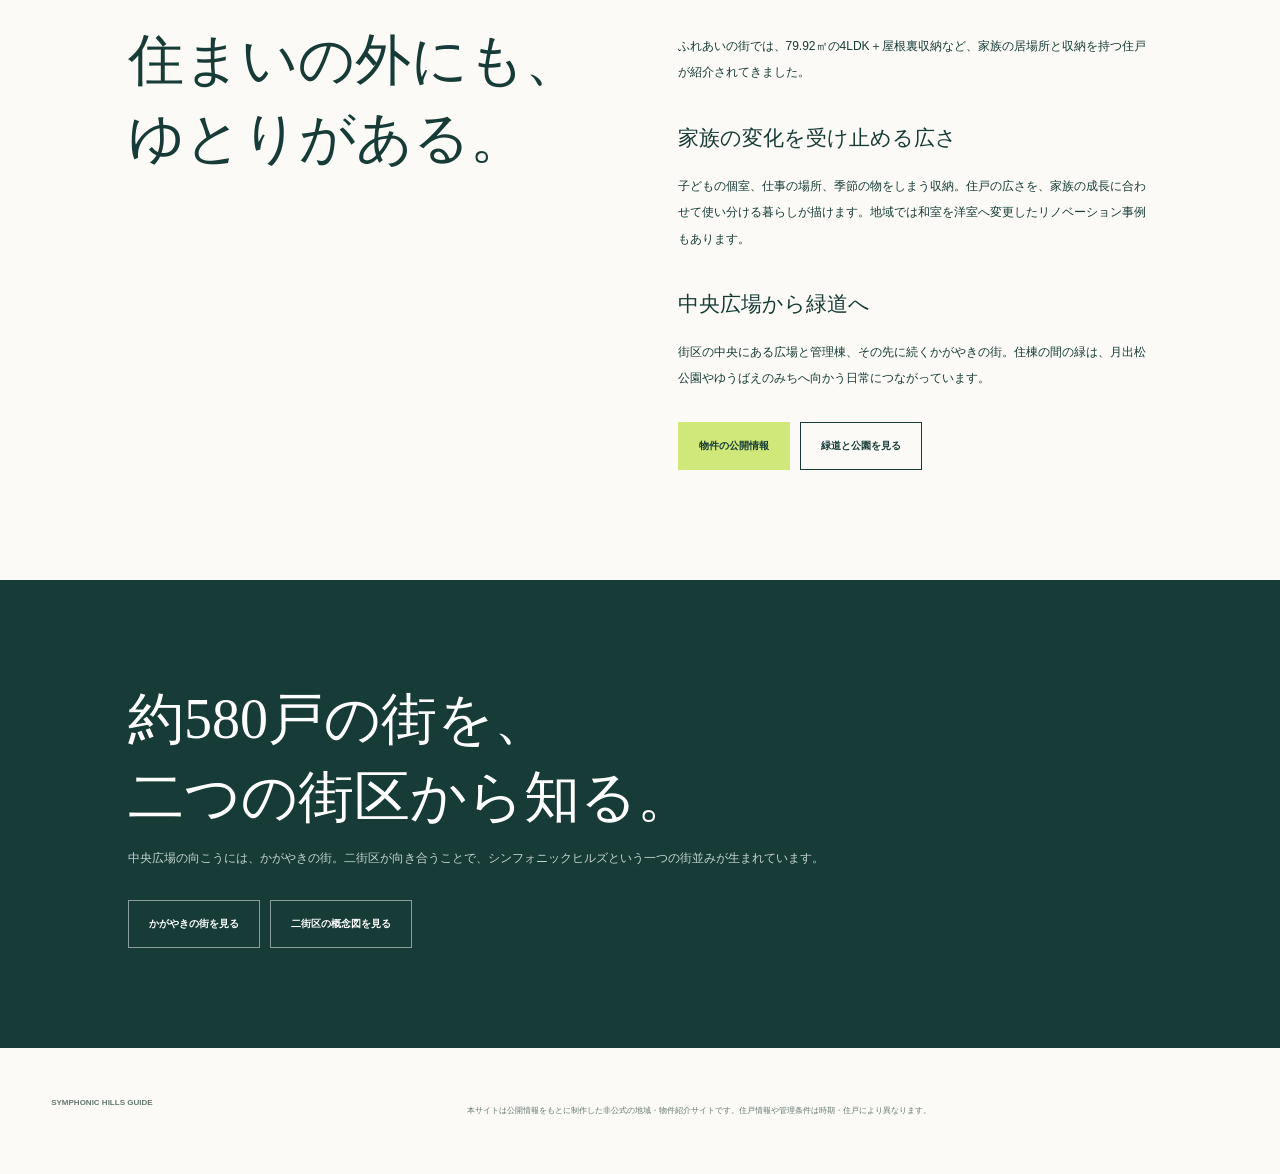
<file: fureai/index.html>
<!doctype html>
<html lang="ja">
<head>
  <meta charset="UTF-8"><meta name="viewport" content="width=device-width,initial-scale=1">
  <title>シンフォニックヒルズふれあいの街｜横浜市都筑区加賀原</title>
  <meta name="description" content="シンフォニックヒルズふれあいの街は、横浜市都筑区加賀原の約287戸の街区。中央広場、ゆとりある住棟配置、緑道とつながる暮らしを紹介します。">
  <meta name="robots" content="index,follow,max-image-preview:large"><link rel="canonical" href="https://za10196coshow.github.io/symphonic-hills/fureai/">
  <meta property="og:type" content="article"><meta property="og:locale" content="ja_JP"><meta property="og:site_name" content="シンフォニックヒルズ地域ガイド"><meta property="og:title" content="シンフォニックヒルズふれあいの街"><meta property="og:description" content="約287戸。中央広場と緑のある街区を、家族の暮らしから紹介します。"><meta property="og:url" content="https://za10196coshow.github.io/symphonic-hills/fureai/"><meta property="og:image" content="https://za10196coshow.github.io/symphonic-hills/images/fureai.jpg"><meta property="og:image:alt" content="シンフォニックヒルズふれあいの街"><meta name="twitter:card" content="summary_large_image">
  <link rel="icon" href="../favicon.svg"><link rel="stylesheet" href="../detail.css">
  <script type="application/ld+json">{"@context":"https://schema.org","@graph":[{"@type":"WebPage","@id":"https://za10196coshow.github.io/symphonic-hills/fureai/#webpage","url":"https://za10196coshow.github.io/symphonic-hills/fureai/","name":"シンフォニックヒルズふれあいの街","description":"横浜市都筑区加賀原の約287戸の街区を紹介する地域ガイド。","inLanguage":"ja-JP","dateModified":"2026-08-27","about":{"@id":"https://za10196coshow.github.io/symphonic-hills/fureai/#place"}},{"@type":"ApartmentComplex","@id":"https://za10196coshow.github.io/symphonic-hills/fureai/#place","name":"シンフォニックヒルズふれあいの街","numberOfAccommodationUnits":{"@type":"QuantitativeValue","value":287},"address":{"@type":"PostalAddress","addressLocality":"横浜市都筑区","addressRegion":"神奈川県","streetAddress":"加賀原一丁目24番","addressCountry":"JP"}},{"@type":"BreadcrumbList","itemListElement":[{"@type":"ListItem","position":1,"name":"シンフォニックヒルズ","item":"https://za10196coshow.github.io/symphonic-hills/"},{"@type":"ListItem","position":2,"name":"ふれあいの街","item":"https://za10196coshow.github.io/symphonic-hills/fureai/"}]}]}</script>
</head>
<body><a class="skip-link" href="#main">本文へ移動</a><header class="header"><a class="brand" href="../">SYMPHONIC HILLS</a><nav aria-label="サイトナビゲーション"><a href="../#greenway">緑道と公園</a><a href="../kagayaki/">かがやきの街</a></nav></header><main id="main"><section class="hero"><ol class="breadcrumb" aria-label="パンくずリスト"><li><a href="../">ホーム</a></li><li aria-current="page">ふれあいの街</li></ol><p class="eyebrow">FUREAI DISTRICT</p><h1>ふれあいの街。</h1><p class="lead">中央広場を挟んで、かがやきの街と向き合う約287戸の街区。住棟の間に設けられた緑とゆとりが、穏やかな日常の風景をつくります。</p><figure><img src="../images/fureai.jpg" width="1000" height="666" alt="シンフォニックヒルズふれあいの街" fetchpriority="high"><figcaption>シンフォニックヒルズふれあいの街</figcaption></figure></section><section class="facts" aria-label="ふれあいの街の概要"><article><strong>約287戸</strong><p>シンフォニックヒルズを構成する二街区の一つ。</p></article><article><strong>1992年〜</strong><p>1992年から形成された、時間を重ねた街区。</p></article><article><strong>公団分譲</strong><p>旧住宅・都市整備公団によって整備された住宅群。</p></article></section><section class="story"><h2>住まいの外にも、<br>ゆとりがある。</h2><div class="story-copy"><p>ふれあいの街では、79.92㎡の4LDK＋屋根裏収納など、家族の居場所と収納を持つ住戸が紹介されてきました。</p><h3>家族の変化を受け止める広さ</h3><p>子どもの個室、仕事の場所、季節の物をしまう収納。住戸の広さを、家族の成長に合わせて使い分ける暮らしが描けます。地域では和室を洋室へ変更したリノベーション事例もあります。</p><h3>中央広場から緑道へ</h3><p>街区の中央にある広場と管理棟、その先に続くかがやきの街。住棟の間の緑は、月出松公園やゆうばえのみちへ向かう日常につながっています。</p><div class="links"><a class="button primary" href="https://www.livable.co.jp/mansion/library/M000000023815/" target="_blank" rel="noopener noreferrer">物件の公開情報</a><a class="button" href="../#greenway">緑道と公園を見る</a></div></div></section><section class="next"><h2>約580戸の街を、<br>二つの街区から知る。</h2><p>中央広場の向こうには、かがやきの街。二街区が向き合うことで、シンフォニックヒルズという一つの街並みが生まれています。</p><div class="links"><a class="button" href="../kagayaki/">かがやきの街を見る</a><a class="button" href="../#town">二街区の概念図を見る</a></div></section></main><footer><strong>SYMPHONIC HILLS GUIDE</strong><p>本サイトは公開情報をもとに制作した非公式の地域・物件紹介サイトです。住戸情報や管理条件は時期・住戸により異なります。</p></footer></body></html>
</file>
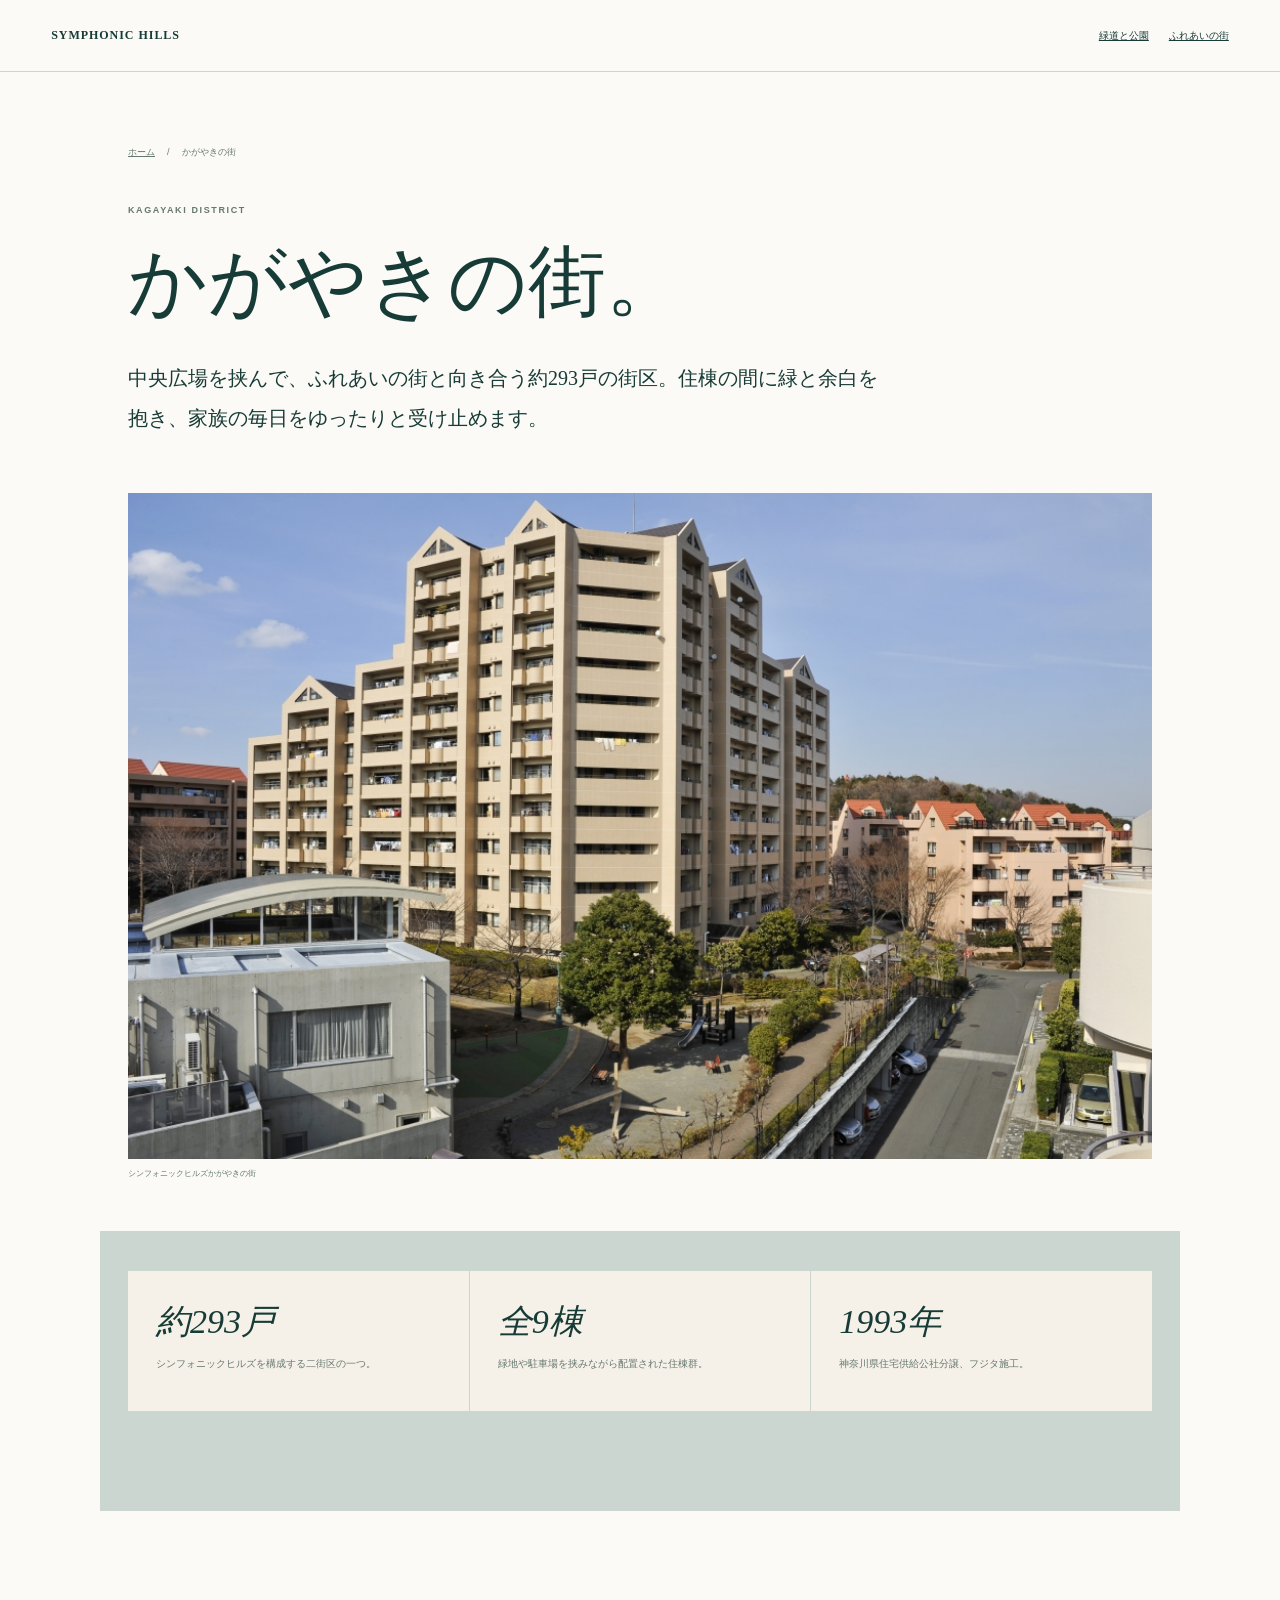
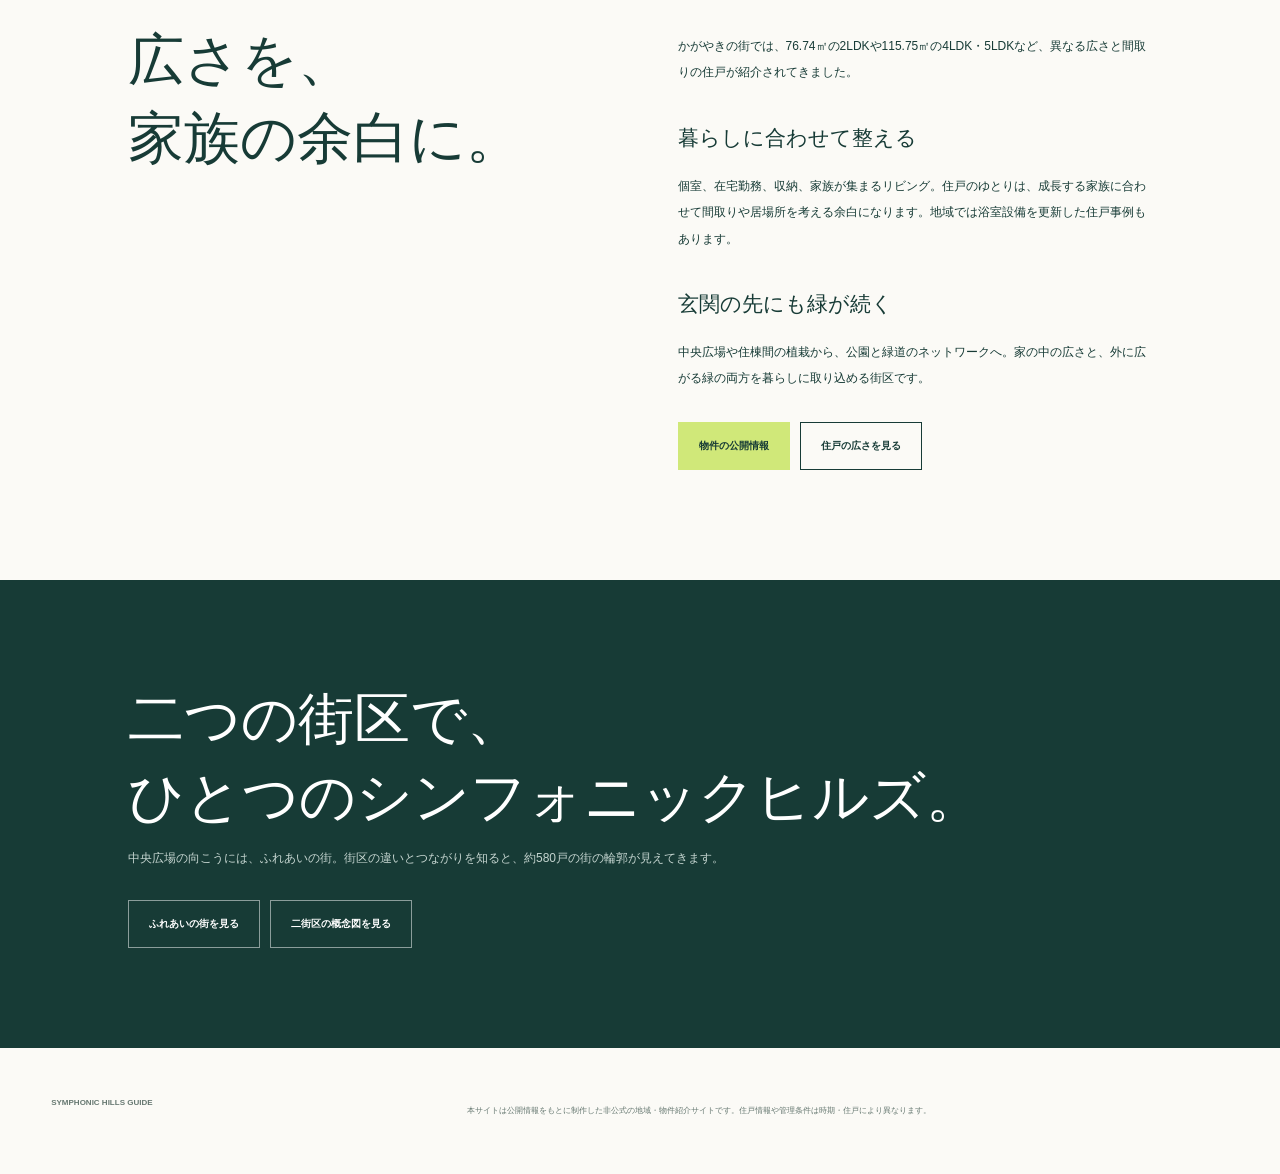
<file: kagayaki/index.html>
<!doctype html>
<html lang="ja">
<head>
  <meta charset="UTF-8"><meta name="viewport" content="width=device-width,initial-scale=1">
  <title>シンフォニックヒルズかがやきの街｜横浜市都筑区加賀原</title>
  <meta name="description" content="シンフォニックヒルズかがやきの街は、横浜市都筑区加賀原の約293戸・全9棟の街区。住戸の広さ、中央広場、緑道とともにある暮らしを紹介します。">
  <meta name="robots" content="index,follow,max-image-preview:large"><link rel="canonical" href="https://za10196coshow.github.io/symphonic-hills/kagayaki/">
  <meta property="og:type" content="article"><meta property="og:locale" content="ja_JP"><meta property="og:site_name" content="シンフォニックヒルズ地域ガイド"><meta property="og:title" content="シンフォニックヒルズかがやきの街"><meta property="og:description" content="約293戸・全9棟。緑とゆとりのある街区を、家族の暮らしから紹介します。"><meta property="og:url" content="https://za10196coshow.github.io/symphonic-hills/kagayaki/"><meta property="og:image" content="https://za10196coshow.github.io/symphonic-hills/images/kagayaki.jpg"><meta property="og:image:alt" content="シンフォニックヒルズかがやきの街"><meta name="twitter:card" content="summary_large_image">
  <link rel="icon" href="../favicon.svg"><link rel="stylesheet" href="../detail.css">
  <script type="application/ld+json">{"@context":"https://schema.org","@graph":[{"@type":"WebPage","@id":"https://za10196coshow.github.io/symphonic-hills/kagayaki/#webpage","url":"https://za10196coshow.github.io/symphonic-hills/kagayaki/","name":"シンフォニックヒルズかがやきの街","description":"横浜市都筑区加賀原の約293戸・全9棟の街区を紹介する地域ガイド。","inLanguage":"ja-JP","dateModified":"2026-08-27","about":{"@id":"https://za10196coshow.github.io/symphonic-hills/kagayaki/#place"}},{"@type":"ApartmentComplex","@id":"https://za10196coshow.github.io/symphonic-hills/kagayaki/#place","name":"シンフォニックヒルズかがやきの街","numberOfAccommodationUnits":{"@type":"QuantitativeValue","value":293},"address":{"@type":"PostalAddress","addressLocality":"横浜市都筑区","addressRegion":"神奈川県","streetAddress":"加賀原一丁目24番","addressCountry":"JP"}},{"@type":"BreadcrumbList","itemListElement":[{"@type":"ListItem","position":1,"name":"シンフォニックヒルズ","item":"https://za10196coshow.github.io/symphonic-hills/"},{"@type":"ListItem","position":2,"name":"かがやきの街","item":"https://za10196coshow.github.io/symphonic-hills/kagayaki/"}]}]}</script>
</head>
<body><a class="skip-link" href="#main">本文へ移動</a><header class="header"><a class="brand" href="../">SYMPHONIC HILLS</a><nav aria-label="サイトナビゲーション"><a href="../#greenway">緑道と公園</a><a href="../fureai/">ふれあいの街</a></nav></header><main id="main"><section class="hero"><ol class="breadcrumb" aria-label="パンくずリスト"><li><a href="../">ホーム</a></li><li aria-current="page">かがやきの街</li></ol><p class="eyebrow">KAGAYAKI DISTRICT</p><h1>かがやきの街。</h1><p class="lead">中央広場を挟んで、ふれあいの街と向き合う約293戸の街区。住棟の間に緑と余白を抱き、家族の毎日をゆったりと受け止めます。</p><figure><img src="../images/kagayaki.jpg" width="1000" height="666" alt="シンフォニックヒルズかがやきの街" fetchpriority="high"><figcaption>シンフォニックヒルズかがやきの街</figcaption></figure></section><section class="facts" aria-label="かがやきの街の概要"><article><strong>約293戸</strong><p>シンフォニックヒルズを構成する二街区の一つ。</p></article><article><strong>全9棟</strong><p>緑地や駐車場を挟みながら配置された住棟群。</p></article><article><strong>1993年</strong><p>神奈川県住宅供給公社分譲、フジタ施工。</p></article></section><section class="story"><h2>広さを、<br>家族の余白に。</h2><div class="story-copy"><p>かがやきの街では、76.74㎡の2LDKや115.75㎡の4LDK・5LDKなど、異なる広さと間取りの住戸が紹介されてきました。</p><h3>暮らしに合わせて整える</h3><p>個室、在宅勤務、収納、家族が集まるリビング。住戸のゆとりは、成長する家族に合わせて間取りや居場所を考える余白になります。地域では浴室設備を更新した住戸事例もあります。</p><h3>玄関の先にも緑が続く</h3><p>中央広場や住棟間の植栽から、公園と緑道のネットワークへ。家の中の広さと、外に広がる緑の両方を暮らしに取り込める街区です。</p><div class="links"><a class="button primary" href="https://www.livable.co.jp/mansion/library/M000000021350/" target="_blank" rel="noopener noreferrer">物件の公開情報</a><a class="button" href="../#homes">住戸の広さを見る</a></div></div></section><section class="next"><h2>二つの街区で、<br>ひとつのシンフォニックヒルズ。</h2><p>中央広場の向こうには、ふれあいの街。街区の違いとつながりを知ると、約580戸の街の輪郭が見えてきます。</p><div class="links"><a class="button" href="../fureai/">ふれあいの街を見る</a><a class="button" href="../#town">二街区の概念図を見る</a></div></section></main><footer><strong>SYMPHONIC HILLS GUIDE</strong><p>本サイトは公開情報をもとに制作した非公式の地域・物件紹介サイトです。住戸情報や管理条件は時期・住戸により異なります。</p></footer></body></html>
</file>
<file: style.css>
:root{--ink:#173b36;--ink2:#2d504a;--leaf:#9fba65;--lime:#d0e879;--cream:#f5f1e8;--paper:#fbfaf6;--warm:#e9e3d8;--line:#ccd6d0;--muted:#667871;--white:#fff;--max:1180px}*{box-sizing:border-box}html{scroll-behavior:smooth;scroll-padding-top:78px}body{margin:0;background:var(--paper);color:var(--ink);font-family:"Yu Gothic","Hiragino Kaku Gothic ProN",sans-serif;line-height:1.75;overflow-x:hidden}img,video{display:block;max-width:100%}a{color:inherit;text-decoration:none}button{font:inherit;color:inherit}:focus-visible{outline:3px solid #e0a72d;outline-offset:3px}.skip-link{position:fixed;left:12px;top:-60px;z-index:1000;background:#fff;padding:10px 16px;border:2px solid var(--ink)}.skip-link:focus{top:12px}.site-header{height:78px;padding:0 max(20px,4vw);display:flex;align-items:center;justify-content:space-between;position:sticky;top:0;z-index:100;background:rgba(251,250,246,.94);backdrop-filter:blur(12px);border-bottom:1px solid rgba(23,59,54,.12)}.brand{display:flex;align-items:center;gap:12px;font:700 13px/1.1 Georgia,serif;letter-spacing:.07em}.brand small{display:block;margin-top:6px;font:8px Arial,sans-serif;letter-spacing:.18em;color:var(--muted)}.brand-mark{width:38px;height:38px;display:grid;place-items:center;border:1px solid;border-radius:50%;font:italic 22px Georgia,serif}.site-header nav{display:flex;gap:24px;font-size:10px;font-weight:700}.site-header nav a:hover{text-decoration:underline;text-underline-offset:6px}.menu-button{display:none;border:0;background:none;font-size:10px;letter-spacing:.1em}.hero{height:calc(100svh - 78px);min-height:650px;position:relative;overflow:hidden;color:#fff;display:flex;align-items:center}.hero-film{position:absolute;inset:0;width:100%;height:100%;object-fit:cover;background:url('./images/film-01-morning.webp') center/cover}.hero.video-fallback{background:url('./images/film-01-morning.webp') center/cover}.hero-overlay{position:absolute;inset:0;background:linear-gradient(90deg,rgba(10,38,33,.9),rgba(10,38,33,.42) 60%,rgba(10,38,33,.16)),linear-gradient(0deg,rgba(10,38,33,.3),transparent)}.hero-content{position:relative;z-index:1;width:min(760px,88%);margin-left:max(6vw,28px)}.kicker,.eyebrow{font:700 9px/1.5 Arial,sans-serif;letter-spacing:.22em}.hero h1{font:400 clamp(48px,6.8vw,95px)/1.17 "Yu Mincho","Hiragino Mincho ProN",serif;letter-spacing:.02em;margin:22px 0}.hero h1 strong{font-weight:400;color:var(--lime)}.mobile-break{display:none}.hero-lead{font:400 clamp(18px,2vw,24px)/1.8 "Yu Mincho",serif}.hero-fact{max-width:590px;font-size:11px;line-height:2;color:#dce7e3}.hero-actions{display:flex;gap:12px;flex-wrap:wrap;margin-top:30px}.button{display:inline-flex;justify-content:center;align-items:center;min-height:50px;padding:0 22px;border:1px solid;font-size:10px;font-weight:700}.button.primary{background:var(--lime);color:var(--ink);border-color:var(--lime)}.button.ghost{color:#fff;border-color:rgba(255,255,255,.55)}.media-note{position:absolute;right:18px;bottom:12px;font-size:7px;color:rgba(255,255,255,.72)}.breadcrumb{padding:16px max(20px,4vw);border-bottom:1px solid var(--line);background:#fff}.breadcrumb ol{display:flex;gap:16px;margin:0;padding:0;list-style:none;font-size:9px;color:var(--muted)}.breadcrumb li+li:before{content:"/";margin-right:16px}.section{max-width:var(--max);margin:0 auto;padding:120px 28px;display:grid;grid-template-columns:145px minmax(0,1fr);gap:55px}.section-label{padding-top:8px}.section-label span,.section-label b{display:block;font:9px/1.6 Arial,sans-serif;letter-spacing:.16em}.section-label span{color:var(--muted)}.section-copy{min-width:0}.section h2,.closing h2{font:400 clamp(37px,5.2vw,68px)/1.35 "Yu Mincho","Hiragino Mincho ProN",serif;margin:18px 0 28px}.lede{max-width:800px;font:400 15px/2.15 "Yu Mincho",serif}.eyebrow{color:#71837c}.source-trigger{border:0;border-bottom:1px solid;background:none;padding:0 0 2px;font-size:9px;cursor:pointer}.number-grid{display:grid;grid-template-columns:repeat(3,1fr);margin-top:52px;border-top:1px solid var(--line);border-left:1px solid var(--line)}.number-grid article{min-height:210px;padding:28px;border-right:1px solid var(--line);border-bottom:1px solid var(--line)}.number-grid strong{display:block;font:italic clamp(37px,4vw,56px)/1 Georgia,serif}.number-grid strong small{font-size:.28em}.number-grid p{font-size:10px;min-height:50px;color:var(--muted)}.data-disclaimer,.map-caption{font-size:9px;color:var(--muted);margin-top:18px}.visual-break{height:min(72vh,720px);margin:0;position:relative;overflow:hidden}.visual-break img{width:100%;height:100%;object-fit:cover}.visual-break figcaption{position:absolute;right:15px;bottom:12px;color:#fff;font-size:7px;text-shadow:0 1px 4px #000}.town{max-width:none;background:var(--cream);padding-left:max(28px,calc((100vw - var(--max))/2 + 28px));padding-right:max(28px,calc((100vw - var(--max))/2 + 28px))}.town-diagram{height:430px;margin-top:50px;position:relative;overflow:hidden;background:#dfe9dc;border-radius:220px;border:1px solid #bdccbd}.green-orbit{position:absolute;inset:25px;border:2px dashed #87a17d;border-radius:190px}.green-orbit span{position:absolute;left:50%;bottom:-12px;transform:translateX(-50%);white-space:nowrap;background:#dfe9dc;padding:0 12px;font-size:9px}.district-block{position:absolute;top:110px;width:31%;height:190px;background:#fff;border:1px solid #b8c5bc;padding:30px;display:flex;flex-direction:column;justify-content:center}.district-block small{font-size:8px;color:var(--muted)}.district-block strong{font:400 25px "Yu Mincho",serif;margin:8px 0}.district-block span{font-size:10px}.kagayaki{left:7%;border-radius:100px 25px 25px 100px}.fureai{right:7%;border-radius:25px 100px 100px 25px}.town-center{position:absolute;left:50%;top:50%;transform:translate(-50%,-50%);width:160px;height:160px;border-radius:50%;background:var(--ink);color:#fff;display:grid;place-items:center;align-content:center;z-index:2}.town-center strong{font:400 18px "Yu Mincho",serif}.town-center span{font-size:9px;color:#c8d7d2}.tree{position:absolute;color:#6f9166;font-size:20px;font-style:normal}.t1{left:15%;top:50px}.t2{right:18%;top:45px}.t3{left:20%;bottom:48px}.t4{right:20%;bottom:55px}.district-grid{display:grid;grid-template-columns:1fr 1fr;gap:18px;margin-top:45px}.district-grid article{background:#fff;border:1px solid var(--line)}.district-grid img{width:100%;aspect-ratio:3/2;object-fit:cover}.district-grid article>div{padding:25px}.district-grid span{font:8px Arial;letter-spacing:.16em;color:var(--muted)}.district-grid h3{font:400 23px "Yu Mincho",serif;margin:8px 0}.district-grid p{font-size:10px;min-height:55px}.district-grid a,.inline-sources a,.community-grid a{font-size:9px;border-bottom:1px solid}.homes{max-width:none;background:var(--ink);color:#fff;padding-left:max(28px,calc((100vw - var(--max))/2 + 28px));padding-right:max(28px,calc((100vw - var(--max))/2 + 28px))}.homes .eyebrow{color:#a9beb7}.area-comparison{display:grid;grid-template-columns:repeat(4,1fr);gap:10px;align-items:end;margin-top:55px}.area-card{background:#fff;color:var(--ink);padding:18px;display:flex;flex-direction:column;justify-content:flex-end;min-height:240px}.area-card:nth-child(2){min-height:250px}.area-card:nth-child(3){min-height:285px}.area-card:nth-child(4){min-height:320px;background:var(--lime)}.area-card .sqm{font:italic 36px Georgia,serif}.area-card .sqm small{font-size:12px}.area-card>small{font-size:8px;margin:8px 0 14px}.room-plan{display:flex;gap:3px;flex-wrap:wrap}.room-plan i{font-style:normal;font-size:7px;padding:5px;background:rgba(23,59,54,.1)}.life-conversion{display:grid;grid-template-columns:repeat(4,1fr);gap:1px;background:#607b74;margin-top:50px}.life-conversion article{padding:25px;background:var(--ink)}.life-conversion span{font:8px Arial;color:var(--lime);letter-spacing:.14em}.life-conversion h3{font:400 17px "Yu Mincho",serif}.life-conversion p{font-size:10px;color:#c8d6d2}.caution{margin-top:40px;padding:25px;border:1px solid #718b84}.caution p{font-size:10px;color:#c8d6d2}.inline-sources{display:flex;gap:20px;flex-wrap:wrap;margin-top:16px}.renovation{background:#fff}.reno-flow{display:grid;grid-template-columns:1fr auto 1fr auto 1fr;gap:15px;align-items:center;margin-top:45px}.reno-flow article{min-height:190px;padding:25px;background:var(--cream);border-top:5px solid var(--leaf)}.reno-flow span{font:8px Arial;letter-spacing:.16em}.reno-flow h3{font:400 18px "Yu Mincho",serif}.reno-flow p{font-size:10px}.reno-flow i{font-style:normal;color:#82958e}.greenway{max-width:none;background:#e4ece4;padding-left:max(28px,calc((100vw - var(--max))/2 + 28px));padding-right:max(28px,calc((100vw - var(--max))/2 + 28px))}.green-facts{display:grid;grid-template-columns:1fr 1fr;gap:14px;margin-top:45px}.green-facts article{padding:32px;background:#fff}.green-facts strong{font:italic 53px Georgia,serif}.green-facts strong small{font-size:13px}.green-facts h3{font:400 21px "Yu Mincho",serif}.green-facts p{font-size:10px}.walk{height:400vh;position:relative;background:var(--ink);color:#fff}.walk-sticky{position:sticky;top:0;height:100vh;overflow:hidden}.walk-sticky img{width:100%;height:100%;object-fit:cover}.walk-overlay{position:absolute;inset:0;background:linear-gradient(90deg,rgba(9,35,30,.72),rgba(9,35,30,.18)),linear-gradient(0deg,rgba(9,35,30,.3),transparent)}.walk-scenes{position:absolute;inset:0}.walk-scenes article{height:100vh;padding:0 max(7vw,25px);display:flex;flex-direction:column;justify-content:center;max-width:800px}.walk-scenes article:nth-child(even){margin-left:auto;text-align:right;align-items:flex-end}.walk-scenes span{font:9px Arial;letter-spacing:.2em;color:var(--lime)}.walk-scenes h2{font:400 clamp(34px,5vw,65px)/1.4 "Yu Mincho",serif;margin:15px 0}.walk-scenes p{max-width:520px;font-size:11px;line-height:2}.community-grid{display:grid;grid-template-columns:repeat(3,1fr);gap:12px;margin-top:45px}.community-grid article{padding:28px;background:var(--cream);border-top:4px solid var(--leaf)}.community-grid span{font:8px Arial;letter-spacing:.15em;color:var(--muted)}.community-grid h3{font:400 19px "Yu Mincho",serif}.community-grid p{font-size:10px;min-height:75px}.daily{max-width:none;background:#fff;padding-left:max(28px,calc((100vw - var(--max))/2 + 28px));padding-right:max(28px,calc((100vw - var(--max))/2 + 28px))}.scene-tabs{display:flex;gap:7px;flex-wrap:wrap;margin:35px 0}.scene-tabs button{min-height:42px;border:1px solid var(--line);background:#fff;padding:10px 15px;font-size:10px;cursor:pointer}.scene-tabs button[aria-selected=true]{background:var(--ink);color:#fff}.facility-grid{display:grid;grid-template-columns:1fr 1fr;gap:12px}.facility-card{padding:25px;background:var(--cream);border-left:4px solid var(--leaf)}.facility-card>span{font:8px Arial;letter-spacing:.15em;color:var(--muted)}.facility-card h3{font:400 20px "Yu Mincho",serif;margin:7px 0}.fact-pills{display:flex;gap:5px;flex-wrap:wrap}.fact-pills i{font-style:normal;font-size:8px;padding:5px 8px;background:#fff}.facility-card p{font-size:10px}.family-note{margin-top:40px;padding:28px;background:var(--ink);color:#fff}.family-note h3{font:400 19px "Yu Mincho",serif}.family-note p{font-size:10px;color:#cad8d4}.family-note strong{font-size:15px;color:#fff}.family-note .source-trigger{color:#fff}.access{max-width:none;background:var(--cream);padding-left:max(28px,calc((100vw - var(--max))/2 + 28px));padding-right:max(28px,calc((100vw - var(--max))/2 + 28px))}.route-grid{display:grid;grid-template-columns:repeat(4,1fr);gap:10px;margin-top:45px}.route-card{padding:24px;background:#fff;border-top:5px solid var(--ink)}.route-card>span{font:8px Arial;letter-spacing:.14em;color:var(--muted)}.route-card h3{font:400 25px "Yu Mincho",serif;margin:10px 0}.route-card strong{font:italic 18px Georgia,serif}.route-card p{font-size:9px;min-height:40px}.route-card small{font-size:8px;color:var(--muted)}.route-card .route-use{display:block;color:var(--ink);font-weight:700;margin-top:10px}.route-card .source-trigger{display:block;margin-top:14px}.mall-feature{display:grid;grid-template-columns:230px 1fr;gap:35px;align-items:center;margin-top:35px;padding:30px;background:var(--ink);color:#fff}.mall-feature>strong{font:italic 52px Georgia,serif;color:var(--lime)}.mall-feature>strong small{display:block;font:9px Arial;color:#fff}.mall-feature h3{font:400 22px "Yu Mincho",serif;margin:0}.mall-feature p{font-size:10px;color:#c7d6d2}.mall-feature a{font-size:9px;border-bottom:1px solid}.check{background:#fff}.checklist{display:grid;grid-template-columns:1fr 1fr;gap:1px;background:#ccc;margin-top:42px}.checklist label{padding:19px;background:var(--cream);font-size:11px;cursor:pointer}.checklist input{width:18px;height:18px;vertical-align:middle;margin:0 10px 0 0;accent-color:var(--ink)}.safety-link{display:grid;grid-template-columns:1fr auto;gap:30px;align-items:center;margin-top:35px;padding:27px;border:1px solid #bcada0;background:#faf4ec}.safety-link span{font:8px Arial;letter-spacing:.14em;color:var(--muted)}.safety-link h3{font:400 19px "Yu Mincho",serif;margin:8px 0}.safety-link p{font-size:10px}.safety-link a{font-size:10px;border-bottom:1px solid}.faq{max-width:none;background:var(--warm);padding-left:max(28px,calc((100vw - var(--max))/2 + 28px));padding-right:max(28px,calc((100vw - var(--max))/2 + 28px))}.faq-list{border-top:1px solid #b9b2a7}.faq-list details{border-bottom:1px solid #b9b2a7}.faq-list summary{cursor:pointer;list-style:none;padding:24px 45px 24px 0;position:relative;font:400 15px "Yu Mincho",serif}.faq-list summary::-webkit-details-marker{display:none}.faq-list summary:after{content:"＋";position:absolute;right:10px}.faq-list details[open] summary:after{content:"−"}.faq-list details p{margin:0 35px 24px 0;padding-left:20px;border-left:3px solid var(--leaf);font-size:10px}.sources{max-width:none;background:var(--ink);color:#fff;padding-left:max(28px,calc((100vw - var(--max))/2 + 28px));padding-right:max(28px,calc((100vw - var(--max))/2 + 28px))}.sources .eyebrow{color:#a9beb7}.source-levels{display:grid;grid-template-columns:repeat(3,1fr);gap:1px;background:#5c756e;margin:40px 0}.source-levels article{padding:24px;background:var(--ink)}.source-levels b{font:italic 38px Georgia,serif;color:var(--lime)}.source-levels h3{font:400 15px "Yu Mincho",serif}.source-levels p{font-size:9px;color:#bfd0ca}.source-list a{display:grid;grid-template-columns:65px 1fr auto;gap:14px;padding:14px 4px;border-top:1px solid #55716a;font-size:9px}.source-list a:last-child{border-bottom:1px solid #55716a}.source-list b{color:var(--lime)}.updated{font-size:8px;color:#9fb5ae;margin-top:20px}.closing{height:80vh;min-height:600px;position:relative;color:#fff;display:flex;align-items:center;padding:7vw;overflow:hidden}.closing img{position:absolute;inset:0;width:100%;height:100%;object-fit:cover}.closing:after{content:"";position:absolute;inset:0;background:linear-gradient(90deg,rgba(9,35,30,.82),rgba(9,35,30,.18))}.closing>div{position:relative;z-index:1;max-width:700px}.closing p{font-size:11px;line-height:2}.closing .eyebrow{color:#d1ded9}dialog{width:min(560px,90vw);border:0;padding:0;box-shadow:0 25px 80px rgba(0,0,0,.35)}dialog::backdrop{background:rgba(11,30,27,.68)}.dialog-close{position:absolute;right:12px;top:10px;border:0;background:none;font-size:24px;cursor:pointer}#dialog-content{padding:40px}#dialog-content .level{display:inline-block;background:var(--lime);padding:5px 9px;font-size:9px;font-weight:700}#dialog-content h2{font:400 24px "Yu Mincho",serif}#dialog-content p{font-size:10px}#dialog-content a{display:inline-block;margin-top:15px;border-bottom:1px solid;font-size:10px}footer{padding:50px max(24px,5vw);display:grid;grid-template-columns:1fr 1.4fr auto auto;gap:30px;align-items:end;border-top:1px solid var(--line)}footer p{font-size:8px;color:var(--muted)}footer nav{display:flex;gap:12px;font-size:8px}footer>span{font:8px Arial}.footer-brand{width:max-content}
@media(max-width:900px){.site-header nav{display:none;position:absolute;left:0;right:0;top:78px;background:var(--paper);padding:20px;flex-direction:column;border-bottom:1px solid var(--line)}.site-header nav.open{display:flex}.menu-button{display:block}.section{grid-template-columns:1fr;gap:18px;padding:85px 6vw}.section-label{display:flex;gap:12px}.number-grid{grid-template-columns:1fr 1fr}.town-diagram{height:540px;border-radius:50px}.green-orbit{border-radius:35px}.district-block{width:70%;height:135px;left:15%;right:auto;border-radius:25px}.kagayaki{top:70px}.fureai{top:auto;bottom:70px}.town-center{width:125px;height:125px}.district-grid{grid-template-columns:1fr}.area-comparison{grid-template-columns:1fr 1fr;align-items:stretch}.area-card:nth-child(n){min-height:250px}.life-conversion{grid-template-columns:1fr 1fr}.reno-flow{grid-template-columns:1fr}.reno-flow i{display:none}.route-grid{grid-template-columns:1fr 1fr}.community-grid{grid-template-columns:1fr}.source-list a{grid-template-columns:55px 1fr}.source-list a span:last-child{display:none}footer{grid-template-columns:1fr 1fr}.walk-scenes article:nth-child(even){margin-left:0;text-align:left;align-items:flex-start}}
@media(max-width:600px){html{scroll-padding-top:66px}.site-header{height:66px;padding:0 17px}.site-header nav{top:66px}.brand{font-size:10px;max-width:270px}.brand-mark{width:34px;height:34px}.hero{height:calc(100svh - 66px);min-height:620px}.hero-content{width:calc(100vw - 42px);max-width:calc(100vw - 42px);min-width:0;margin-left:21px}.hero h1{font-size:39px}.mobile-break{display:block}.hero-lead{font-size:16px}.hero-fact{width:100%;font-size:9px;overflow-wrap:anywhere}.hero-actions{display:grid}.button{width:100%}.breadcrumb{padding-left:20px}.section{padding:70px 20px}.section h2,.closing h2{font-size:34px}.lede{font-size:13px}.number-grid{grid-template-columns:1fr 1fr}.number-grid article{padding:20px 14px;min-height:185px}.number-grid strong{font-size:34px}.visual-break{height:55vh}.district-block{width:82%;left:9%;padding:20px}.district-block strong{font-size:20px}.area-comparison{gap:7px}.area-card:nth-child(n){min-height:225px;padding:13px}.area-card .sqm{font-size:29px}.life-conversion{grid-template-columns:1fr}.green-facts{grid-template-columns:1fr}.walk-scenes article{padding:0 22px}.walk-scenes h2{font-size:33px}.facility-grid{grid-template-columns:1fr}.route-grid{grid-template-columns:1fr}.mall-feature{grid-template-columns:1fr;gap:12px;padding:24px}.checklist{grid-template-columns:1fr}.safety-link{grid-template-columns:1fr}.source-levels{grid-template-columns:1fr}.source-list a{font-size:8px}.closing{height:70vh;padding:22px}.closing p{font-size:10px}footer{grid-template-columns:1fr}.footer-brand{max-width:100%}.media-note{right:8px}.inline-sources{flex-direction:column;gap:8px}}
@media(prefers-reduced-motion:no-preference){.hero-content{animation:rise .9s ease-out both}@keyframes rise{from{opacity:0;transform:translateY(18px)}to{opacity:1;transform:none}}}
@media(prefers-reduced-motion:reduce){html{scroll-behavior:auto}.hero-film{display:none}.hero{background:url('./images/film-01-morning.webp') center/cover}.hero-content{animation:none}.walk{height:auto}.walk-sticky{position:absolute;inset:0;height:auto}.walk-scenes{position:relative}.walk-scenes article{min-height:75vh}}

/* 2026 PR editorial refinement */
.section-label{opacity:.72}.section-label span{display:none}.section-label b{letter-spacing:.2em}.section h2{max-width:820px}.source-trigger{color:var(--muted);opacity:.72;font-size:8px}.number-grid article{position:relative}.number-grid .source-trigger{position:absolute;left:28px;bottom:22px}.number-grid p{padding-bottom:18px}.number-grid article:nth-child(3) strong{font-size:clamp(31px,3.3vw,48px)}
.visual-break img,.district-grid img,.walk-sticky img,.closing img{background:var(--warm)}.media-note,.visual-break figcaption,.closing-note{letter-spacing:.12em;text-transform:uppercase}.media-note{opacity:.58}.unit-note{margin:36px 0 10px;padding:14px 18px;border-left:3px solid var(--lime);font-size:10px;color:#d4e1dc}.area-card.reference-card{background:transparent;color:#fff;border:1px dashed rgba(255,255,255,.45)}.area-card.reference-card .room-plan i{background:rgba(255,255,255,.12)}.unit-sources{margin-top:30px;opacity:.82}.micro-note{font-size:8px;color:var(--muted);margin-top:20px}.walk-scenes article span{font:700 11px/1.4 "Yu Gothic",sans-serif;letter-spacing:.16em;color:var(--lime)}
.buyer-guide{border-top:1px solid var(--line);border-bottom:1px solid var(--line)}.buyer-guide>summary{cursor:pointer;list-style:none;display:flex;justify-content:space-between;align-items:center;gap:24px;padding:26px 4px}.buyer-guide>summary::-webkit-details-marker{display:none}.buyer-guide>summary span{font:400 23px "Yu Mincho",serif}.buyer-guide>summary small{font-size:9px;color:var(--muted)}.buyer-guide>summary:after{content:"＋";font-size:22px}.buyer-guide[open]>summary:after{content:"−"}.buyer-guide .checklist{margin-top:0;margin-bottom:25px}.source-categories{display:flex;flex-wrap:wrap;gap:9px;margin:32px 0}.source-categories span{padding:8px 12px;border:1px solid #55716a;font-size:9px}.source-details{border-top:1px solid #55716a;border-bottom:1px solid #55716a}.source-details summary{cursor:pointer;padding:20px 4px;font:400 14px "Yu Mincho",serif}.source-details .source-list a{grid-template-columns:1fr auto}.closing-note{position:absolute;right:14px;bottom:12px;z-index:2;font-size:7px;opacity:.7}
footer p{max-width:680px;line-height:1.9}

@media(max-width:900px){.section-label{padding-top:0}.number-grid .source-trigger{left:20px}.source-categories{margin-top:22px}.buyer-guide>summary{align-items:flex-start}.buyer-guide>summary small{display:none}}
@media(max-width:600px){.section{padding-top:78px;padding-bottom:78px}.section h2,.closing h2{font-size:32px;line-height:1.45;margin-top:8px}.section-label b{font-size:8px}.hero-fact{font-size:10px;line-height:1.9;max-width:330px}.number-grid{grid-template-columns:1fr}.number-grid article{min-height:165px;padding:22px 20px}.number-grid p{min-height:0;margin-bottom:20px}.number-grid strong,.number-grid article:nth-child(3) strong{font-size:38px}.number-grid .source-trigger{bottom:18px}.town-diagram{margin-top:35px}.area-comparison{grid-template-columns:1fr 1fr}.area-card:nth-child(n){min-height:205px}.life-conversion article{padding:22px}.walk-scenes h2{font-size:31px}.community-grid article{min-height:220px}.facility-card{min-height:0}.route-card p{min-height:0}.buyer-guide>summary span{font-size:18px}.source-categories{display:grid}.source-details .source-list a{padding:16px 2px}.closing .hero-actions{display:grid}.closing{min-height:650px}}
</file>
<file: detail.css>
:root{--ink:#173b36;--leaf:#9fba65;--lime:#d0e879;--cream:#f5f1e8;--paper:#fbfaf6;--line:#ccd6d0;--muted:#667871;--white:#fff;--max:1080px}*{box-sizing:border-box}html{scroll-behavior:smooth}body{margin:0;background:var(--paper);color:var(--ink);font-family:"Yu Gothic","Hiragino Kaku Gothic ProN",sans-serif;line-height:1.8}img{display:block;max-width:100%;background:#e9e3d8}a{color:inherit}.skip-link{position:fixed;left:12px;top:-60px;z-index:20;background:#fff;padding:10px 16px}.skip-link:focus{top:12px}.header{height:72px;display:flex;align-items:center;justify-content:space-between;padding:0 max(20px,4vw);background:rgba(251,250,246,.96);border-bottom:1px solid var(--line)}.brand{text-decoration:none;font:700 12px Georgia,serif;letter-spacing:.08em}.header nav{display:flex;gap:20px;font-size:10px}.hero{max-width:var(--max);margin:auto;padding:72px 28px 50px}.breadcrumb{margin:0 0 45px;padding:0;display:flex;gap:12px;list-style:none;font-size:9px;color:var(--muted)}.breadcrumb li+li:before{content:"/";margin-right:12px}.eyebrow{font:700 9px Arial,sans-serif;letter-spacing:.18em;color:var(--muted)}h1{font:400 clamp(43px,7vw,78px)/1.3 "Yu Mincho",serif;margin:16px 0 25px}.lead{max-width:760px;font:400 clamp(15px,2vw,20px)/2 "Yu Mincho",serif}.hero figure{margin:55px 0 0}.hero img{width:100%;aspect-ratio:16/9;object-fit:cover}.hero figcaption{font-size:8px;color:var(--muted);margin-top:8px}.facts{max-width:var(--max);margin:auto;padding:40px 28px 100px;display:grid;grid-template-columns:repeat(3,1fr);gap:1px;background:var(--line)}.facts article{background:var(--cream);padding:28px}.facts strong{display:block;font:italic 34px Georgia,serif}.facts p{font-size:10px;color:var(--muted)}.story{max-width:var(--max);margin:auto;padding:110px 28px;display:grid;grid-template-columns:1fr 1fr;gap:75px}.story h2,.next h2{font:400 clamp(34px,5vw,56px)/1.4 "Yu Mincho",serif;margin:0}.story-copy p{font-size:12px;line-height:2.2}.story-copy h3{font:400 21px "Yu Mincho",serif;margin-top:38px}.links{display:flex;flex-wrap:wrap;gap:10px;margin-top:30px}.button{display:inline-flex;align-items:center;justify-content:center;min-height:48px;padding:0 20px;border:1px solid var(--ink);text-decoration:none;font-size:10px;font-weight:700}.button.primary{background:var(--lime);border-color:var(--lime)}.next{background:var(--ink);color:#fff;padding:100px max(28px,calc((100vw - var(--max))/2 + 28px))}.next p{max-width:700px;font-size:12px;color:#c5d5d0}.next .button{border-color:rgba(255,255,255,.5)}footer{padding:48px max(24px,4vw);font-size:8px;color:var(--muted);display:grid;grid-template-columns:1fr 2fr;gap:35px}:focus-visible{outline:3px solid #e0a72d;outline-offset:3px}@media(max-width:700px){.header nav{gap:12px}.hero{padding:50px 20px 35px}.breadcrumb{margin-bottom:35px}.facts{grid-template-columns:1fr;padding:25px 20px 75px;background:transparent;gap:0}.facts article{border-bottom:1px solid var(--line)}.story{grid-template-columns:1fr;padding:80px 20px;gap:30px}.next{padding:80px 20px}footer{grid-template-columns:1fr}.header nav a:first-child{display:none}}
@media(prefers-reduced-motion:reduce){html{scroll-behavior:auto}}
</file>
